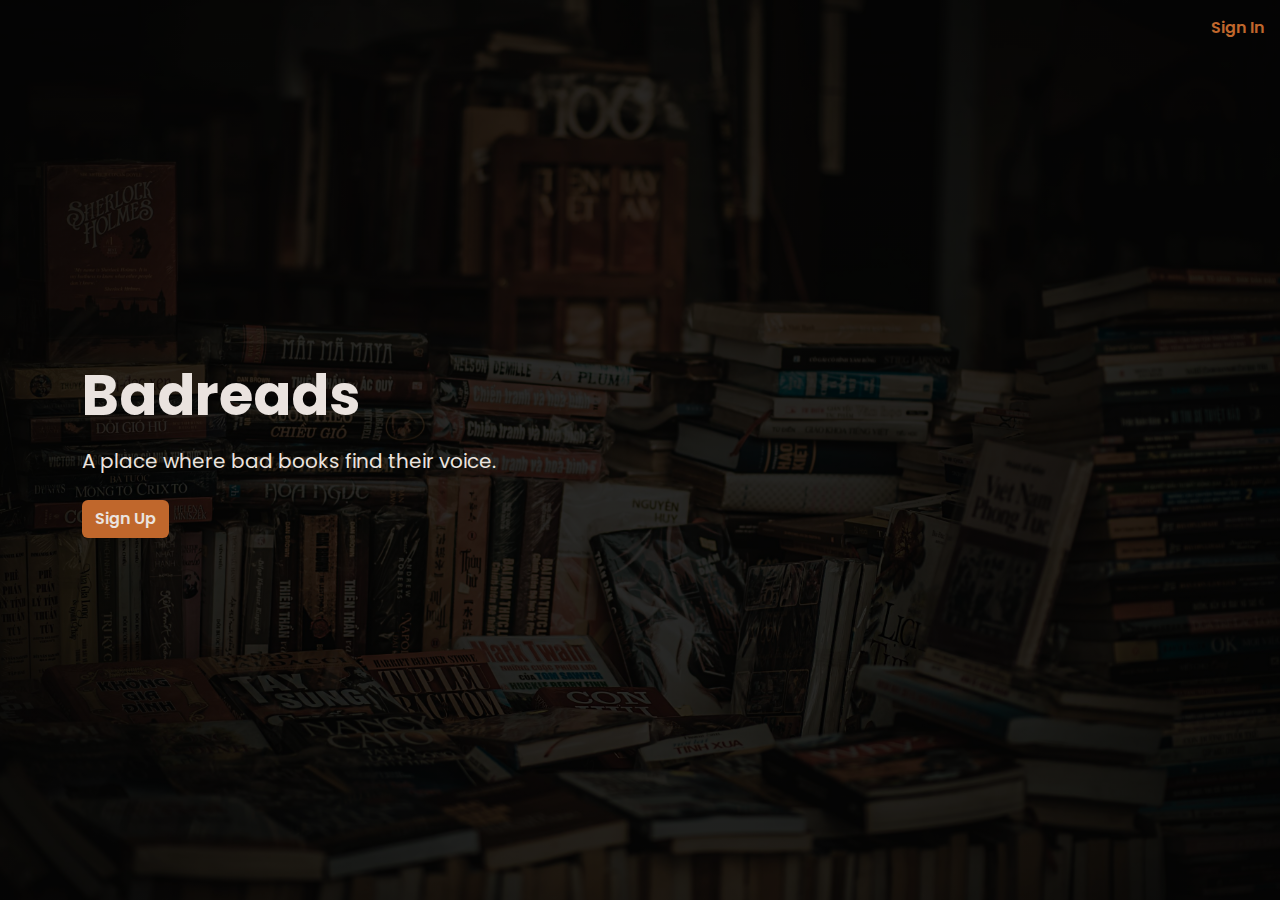
<file: index.html>
<!DOCTYPE html>
<html lang="en">

<head>
  <meta charset="UTF-8">
  <meta name="viewport" content="width=device-width, initial-scale=1.0">

  <link href="https://cdn.jsdelivr.net/npm/bootstrap@5.3.2/dist/css/bootstrap.min.css" rel="stylesheet">
  <link href="https://fonts.googleapis.com/css2?family=Poppins:wght@400;600&display=swap" rel="stylesheet">
  <title>Badreads</title>

  <style>
    .bg-b0 {
      background-color: #eae3df !important;
    }

    .bg-b1 {
      background-color: #C0672C !important;
    }

    .bg-b2 {
      background-color: #965F3B !important;
    }

    .bg-b3 {
      background-color: #EB660E !important;
    }

    .bg-b4 {
      background-color: #6B4F3C !important;
    }

    .bg-b5 {
      background-color: #41362F !important;
    }

    .bg-b6 {
      background-color: #33302E !important;
    }


    .text-b0 {
      color: #eae3df !important;
    }

    .text-b1 {
      color: #C0672C !important;
    }

    .text-b2 {
      color: #965F3B !important;
    }

    .text-b3 {
      color: #EB660E !important;
    }

    .text-b4 {
      color: #6B4F3C !important;
    }

    .text-b5 {
      color: #41362F !important;
    }

    .text-b6 {
      color: #33302E !important;
    }

    body {
      font-family: 'Poppins', system-ui, sans-serif;
      height: 100vh;
      margin: 0;
      position: relative;
      background: url('images/books2.jpg') no-repeat center center fixed;
      background-size: cover;
      color: white;
    }

    .vignette {
      position: absolute;
      top: 0;
      left: 0;
      right: 0;
      bottom: 0;
      background: radial-gradient(circle, rgba(0, 0, 0, 0.8) 0%, rgba(0, 0, 0, 0.8) 70%);
      z-index: 1;
    }

    .signin-link {
      position: absolute;
      top: 1rem;
      right: 1rem;
      text-decoration: none;
      z-index: 10;
    }

    .btn-hover:hover {
      background-color: #33302E !important;
      color: #C0672C !important;
    }

    .btn-sign-in-hover:hover {
      color: #C0672C !important;
    }
  </style>
</head>

<body class="min-vh-100 d-flex justify-content-center align-items-center">

  <div class="position-absolute top-0 start-0 w-100 h-100">
    <img src="../images/books2.jpg" class="w-100 h-100 object-fit-cover" alt="Books background">
    <div class="vignette w-100 h-100"></div>
    <a href="signin.html" class="signin-link text-b1 fw-semibold btn-sign-in-hover">Sign In</a>
  </div>

  <div class="container text-center text-md-start position-relative z-3">
    <h1 class="display-4 mb-3 text-b0 fw-bold">Badreads</h1>
    <p class="fs-5 mb-4 text-b0">A place where bad books find their voice.</p>
    <a href="signup.html" class="btn bg-b1 text-b0 fw-semibold btn-hover">Sign Up</a>
  </div>

</body>

</html>
</file>
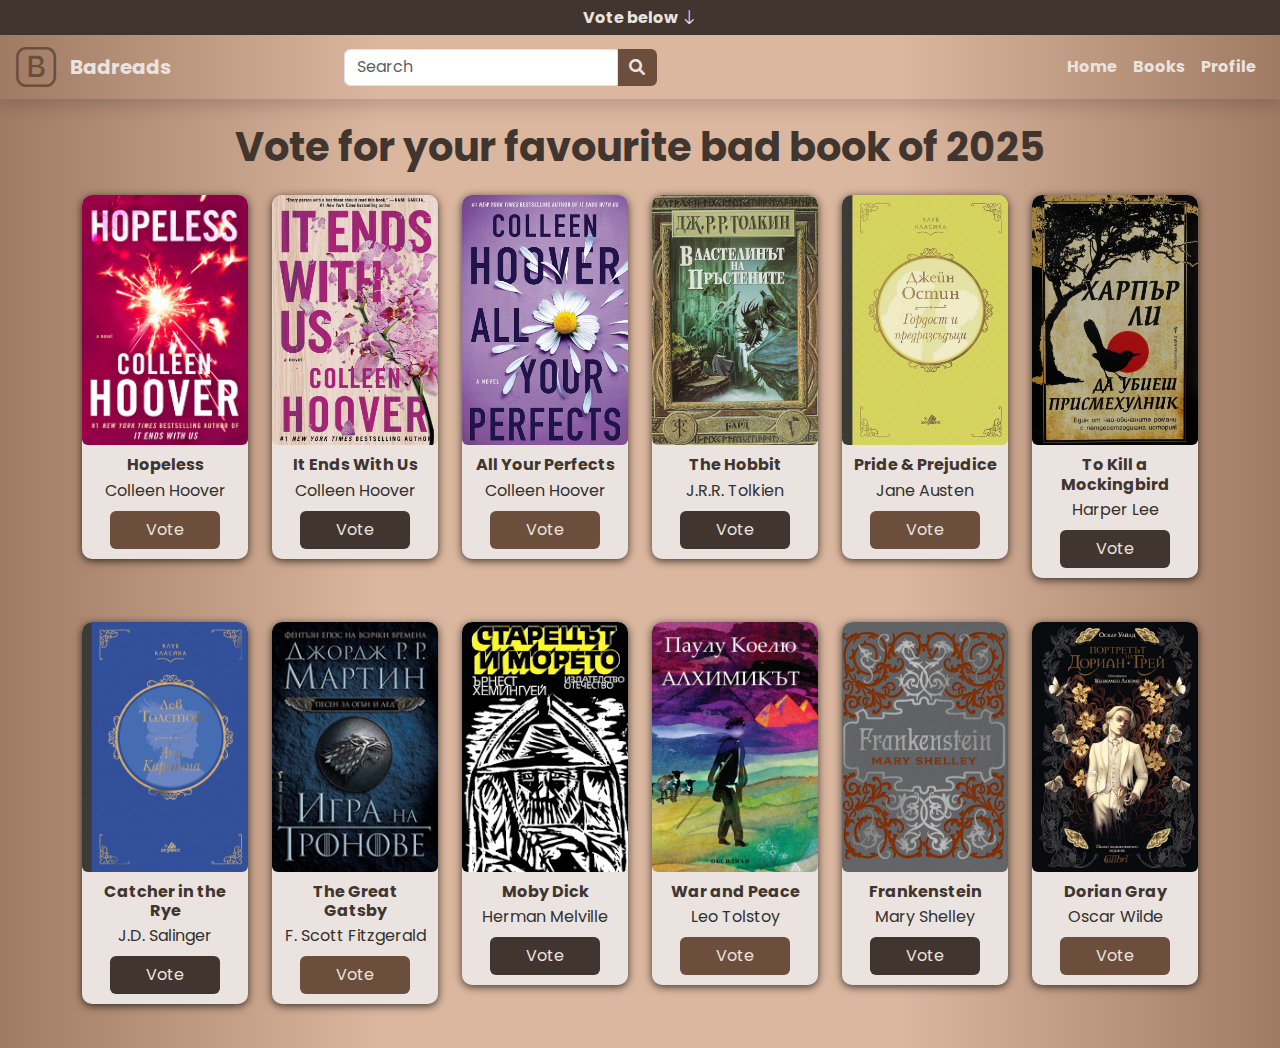
<file: books.html>
<!DOCTYPE html>
<html lang="en">

<head>
    <meta charset="UTF-8">
    <meta name="viewport" content="width=device-width, initial-scale=1.0">
    <title>Books - Badreads</title>

    <link href="https://cdn.jsdelivr.net/npm/bootstrap@5.3.2/dist/css/bootstrap.min.css" rel="stylesheet">
    <link href="https://fonts.googleapis.com/css2?family=Poppins:wght@400;600&display=swap" rel="stylesheet">
    <link rel="stylesheet" href="https://cdnjs.cloudflare.com/ajax/libs/font-awesome/6.0.0-beta3/css/all.min.css">
    <link rel="stylesheet" href="https://cdn.jsdelivr.net/npm/bootstrap-icons@1.11.3/font/bootstrap-icons.css">

    <style>
        .bg-b0 {
            background-color: #eae3df
        }

        .bg-b1 {
            background-color: #C0672C
        }

        .bg-b2 {
            background-color: #965F3B
        }

        .bg-b3 {
            background-color: #EB660E
        }

        .bg-b4 {
            background-color: #6B4F3C
        }

        .bg-b5 {
            background-color: #41362F
        }

        .bg-b6 {
            background-color: #33302E
        }

        .text-b0 {
            color: #eae3df
        }

        .text-b1 {
            color: #C0672C
        }

        .text-b2 {
            color: #965F3B
        }

        .text-b3 {
            color: #EB660E
        }

        .text-b4 {
            color: #6B4F3C
        }

        .text-b5 {
            color: #41362F
        }

        .text-b6 {
            color: #33302E
        }

        body {
            font-family: 'Poppins', sans-serif;
            background: linear-gradient(90deg, #a07b63 0%, #dbb79f 30%, #dbb79f 70%, #a07b63 100%);
            min-height: 100vh;
        }

        nav.navbargore {
            height: 35px !important;
            font-size: 1rem;
        }

        .navbar {
            background: linear-gradient(90deg, #a07b63 0%, #dbb79f 30%, #dbb79f 70%, #a07b63 100%);
            padding-top: 0.70rem !important;
            padding-bottom: 0.70rem !important;
            min-height: 48px !important;
        }

        .navbar-brand img {
            height: 30px !important;
        }

        .navbar-brand {
            display: flex !important;
            align-items: center !important;
            gap: 6px;
        }

        .navbar-brand i {
            display: flex !important;
            align-items: center !important;
            height: 32px;
            margin-bottom: 0 !important;
            line-height: 1 !important;
        }

        .navbar-toggler {
            padding: 2px 6px !important;
        }

        .input-group {
            height: 37px;
        }

        .input-group .form-control {
            padding-top: 2px;
            padding-bottom: 2px;
        }

        .card-book {
            text-align: center;
            background-color: #eae3df;
            border-radius: 10px;
            overflow: hidden;
            box-shadow: 0 2px 8px rgba(0, 0, 0, 0.7);
            margin-bottom: 20px;
        }

        .card-book img {
            width: 100%;
            height: 250px;
            object-fit: cover;
            border-radius: 6px;
        }


        .card-book .card-body {
            padding: 10px;
        }

        .btn-vote {
            background-color: #41362F;
            color: #eae3df;
            border: none;
            width: 100%;
            transition: all 0.2s ease;
        }

        .btn-vote:hover {
            background-color: #6B4F3C;
            color: #eae3df;
        }

        .custom-btn:hover {
            box-shadow: 0 0 0 2px #41362F;
            color: #41362F;
        }

        .btn-b3 {
            background-color: #6B4F3C !important;
            color: #eae3df !important;
            border: none;
        }

        .btn-b3:hover {
            background-color: #41362F !important;
            color: #eae3df !important;
        }

        .search-input {
            color: #41362F !important;
        }

        .input-group-text.search {
            border: none !important;
        }

        .footer {
            background: linear-gradient(90deg, #a07b63 0%, #dbb79f 30%, #dbb79f 70%, #a07b63 100%);
        }
    </style>
</head>

<body>
    <nav class="navbargore bg-b5 d-flex justify-content-center align-items-center">
        <span class="text-b0 fw-bold w-100 text-center">Vote below <i class="bi bi-arrow-down"></i></span>
    </nav>

    <nav class="navbar navbar-expand-lg navbar-dark bg-b5 px-3 shadow">
        <a class="navbar-brand d-flex align-items-center" href="home.html">
            <i class="bi bi-bootstrap fs-1 text-b4 me-2"></i>
            <span class="text-b0 fw-bold">Badreads</span>
        </a>

        <form class="flex-grow-1 d-flex justify-content-center" role="search">
            <div class="d-flex align-items-center flex-column w-100">

                <div class="input-group d-none d-sm-flex w-50">
                    <input class="form-control search-input text-b5" type="search" placeholder="Search"
                        aria-label="Search">
                    <span class="input-group-text bg-b4 search">
                        <i class="fas fa-search text-b0"></i>
                    </span>
                </div>

                <button class="btn btn-b3 d-flex d-sm-none mb-1" type="button" data-bs-toggle="collapse"
                    data-bs-target="#mobileSearch" aria-expanded="false" aria-controls="mobileSearch">
                    <i class="fas fa-search text-b0"></i>
                </button>

                <div class="collapse w-75" id="mobileSearch">
                    <input class="form-control mt-2" type="search" placeholder="Search" aria-label="Search">
                </div>

            </div>
        </form>

        <button class="navbar-toggler d-lg-none" type="button" data-bs-toggle="offcanvas" data-bs-target="#mobileMenu">
            <span class="navbar-toggler-icon"></span>
        </button>

        <div class="collapse navbar-collapse justify-content-end d-none d-lg-flex">
            <ul class="navbar-nav">
                <li class="nav-item"><a class="nav-link text-b0 fw-bold" href="home.html">Home</a></li>
                <li class="nav-item"><a class="nav-link text-b0 fw-bold" href="books.html">Books</a></li>
                <li class="nav-item"><a class="nav-link text-b0 fw-bold" href="profile.html">Profile</a></li>
            </ul>
        </div>

    </nav>

    <div class="offcanvas offcanvas-end bg-b5 text-b0" tabindex="-1" id="mobileMenu">
        <div class="offcanvas-header">
            <h5 class="offcanvas-title">Menu</h5>
            <button type="button" class="btn-close btn-close-white" data-bs-dismiss="offcanvas"></button>
        </div>

        <div class="offcanvas-body">
            <ul class="navbar-nav">
                <li class="nav-item"><a class="nav-link text-b0 fw-bold" href="home.html">Home</a></li>
                <li class="nav-item"><a class="nav-link text-b0 fw-bold" href="books.html">Books</a></li>
                <li class="nav-item"><a class="nav-link text-b0 fw-bold" href="profile.html">Profile</a></li>
            </ul>
        </div>
    </div>

    <div class="container-xl py-4">
        <h2 class="text-b5 fs-1 fw-bold mb-4 text-center">Vote for your favourite bad book of 2025</h2>

        <div class="row g-4 justify-content-center">

            <div class="col-6 col-md-4 col-lg-3 col-xl-2">
                <div class="card-book text-center">
                    <img src="images/hopeless-9781476743554_hr.jpg" alt="hopeless">
                    <div class="card-body">
                        <h6 class="fw-bold text-b5 mb-1">Hopeless</h6>
                        <p class="text-b6 mb-2">Colleen Hoover</p>
                        <button class="btn bg-b4 text-b0 w-75 custom-btn">Vote</button>
                    </div>
                </div>
            </div>

            <div class="col-6 col-md-4 col-lg-3 col-xl-2">
                <div class="card-book text-center">
                    <img src="images/27362503.jpg" alt="It Ends With Us">
                    <div class="card-body">
                        <h6 class="fw-bold text-b5 mb-1">It Ends With Us</h6>
                        <p class="text-b6 mb-2">Colleen Hoover</p>
                        <button class="btn bg-b5 text-b0 w-75 custom-btn">Vote</button>
                    </div>
                </div>
            </div>

            <div class="col-6 col-md-4 col-lg-3 col-xl-2">
                <div class="card-book text-center">
                    <img src="images/71L5vWJf6JL._AC_UF1000,1000_QL80_.jpg" alt="All Your Perfects">
                    <div class="card-body">
                        <h6 class="fw-bold text-b5 mb-1">All Your Perfects</h6>
                        <p class="text-b6 mb-2">Colleen Hoover</p>
                        <button class="btn bg-b4 text-b0 w-75 custom-btn">Vote</button>
                    </div>
                </div>
            </div>

            <div class="col-6 col-md-4 col-lg-3 col-xl-2">
                <div class="card-book text-center">
                    <img src="images/vp.jpg" alt="The Hobbit">
                    <div class="card-body">
                        <h6 class="fw-bold text-b5 mb-1">The Hobbit</h6>
                        <p class="text-b6 mb-2">J.R.R. Tolkien</p>
                        <button class="btn bg-b5 text-b0 w-75 custom-btn">Vote</button>
                    </div>
                </div>
            </div>

            <div class="col-6 col-md-4 col-lg-3 col-xl-2">
                <div class="card-book text-center">
                    <img src="images/gp.jpg" alt="Pride and Prejudice">
                    <div class="card-body">
                        <h6 class="fw-bold text-b5 mb-1">Pride & Prejudice</h6>
                        <p class="text-b6 mb-2">Jane Austen</p>
                        <button class="btn bg-b4 text-b0 w-75 custom-btn">Vote</button>
                    </div>
                </div>
            </div>

            <div class="col-6 col-md-4 col-lg-3 col-xl-2">
                <div class="card-book text-center">
                    <img src="images/ubiesh.jpg" alt="Mockingbird">
                    <div class="card-body">
                        <h6 class="fw-bold text-b5 mb-1">To Kill a Mockingbird</h6>
                        <p class="text-b6 mb-2">Harper Lee</p>
                        <button class="btn bg-b5 text-b0 w-75 custom-btn">Vote</button>
                    </div>
                </div>
            </div>

            <div class="col-6 col-md-4 col-lg-3 col-xl-2">
                <div class="card-book text-center">
                    <img src="images/ak.jpg" alt="Catcher">
                    <div class="card-body">
                        <h6 class="fw-bold text-b5 mb-1">Catcher in the Rye</h6>
                        <p class="text-b6 mb-2">J.D. Salinger</p>
                        <button class="btn bg-b5 text-b0 w-75 custom-btn">Vote</button>
                    </div>
                </div>
            </div>

            <div class="col-6 col-md-4 col-lg-3 col-xl-2">
                <div class="card-book text-center">
                    <img src="images/it.jpg" alt="Gatsby">
                    <div class="card-body">
                        <h6 class="fw-bold text-b5 mb-1">The Great Gatsby</h6>
                        <p class="text-b6 mb-2">F. Scott Fitzgerald</p>
                        <button class="btn bg-b4 text-b0 w-75 custom-btn">Vote</button>
                    </div>
                </div>
            </div>

            <div class="col-6 col-md-4 col-lg-3 col-xl-2">
                <div class="card-book text-center">
                    <img src="images/sm.png" alt="Moby Dick">
                    <div class="card-body">
                        <h6 class="fw-bold text-b5 mb-1">Moby Dick</h6>
                        <p class="text-b6 mb-2">Herman Melville</p>
                        <button class="btn bg-b5 text-b0 w-75 custom-btn">Vote</button>
                    </div>
                </div>
            </div>

            <div class="col-6 col-md-4 col-lg-3 col-xl-2">
                <div class="card-book text-center">
                    <img src="images/al.jpg" alt="War and Peace">
                    <div class="card-body">
                        <h6 class="fw-bold text-b5 mb-1">War and Peace</h6>
                        <p class="text-b6 mb-2">Leo Tolstoy</p>
                        <button class="btn bg-b4 text-b0 w-75 custom-btn">Vote</button>
                    </div>
                </div>
            </div>

            <div class="col-6 col-md-4 col-lg-3 col-xl-2">
                <div class="card-book text-center">
                    <img src="images/fr.jpg" alt="Frankenstein">
                    <div class="card-body">
                        <h6 class="fw-bold text-b5 mb-1">Frankenstein</h6>
                        <p class="text-b6 mb-2">Mary Shelley</p>
                        <button class="btn bg-b5 text-b0 w-75 custom-btn">Vote</button>
                    </div>
                </div>
            </div>

            <div class="col-6 col-md-4 col-lg-3 col-xl-2">
                <div class="card-book text-center">
                    <img src="images/dg.jpg" alt="Dorian Gray">
                    <div class="card-body">
                        <h6 class="fw-bold text-b5 mb-1">Dorian Gray</h6>
                        <p class="text-b6 mb-2">Oscar Wilde</p>
                        <button class="btn bg-b4 text-b0 w-75 custom-btn">Vote</button>
                    </div>
                </div>
            </div>

        </div>
    </div>

    <script src="https://cdn.jsdelivr.net/npm/bootstrap@5.3.2/dist/js/bootstrap.bundle.min.js"></script>
</body>

</html>
</file>
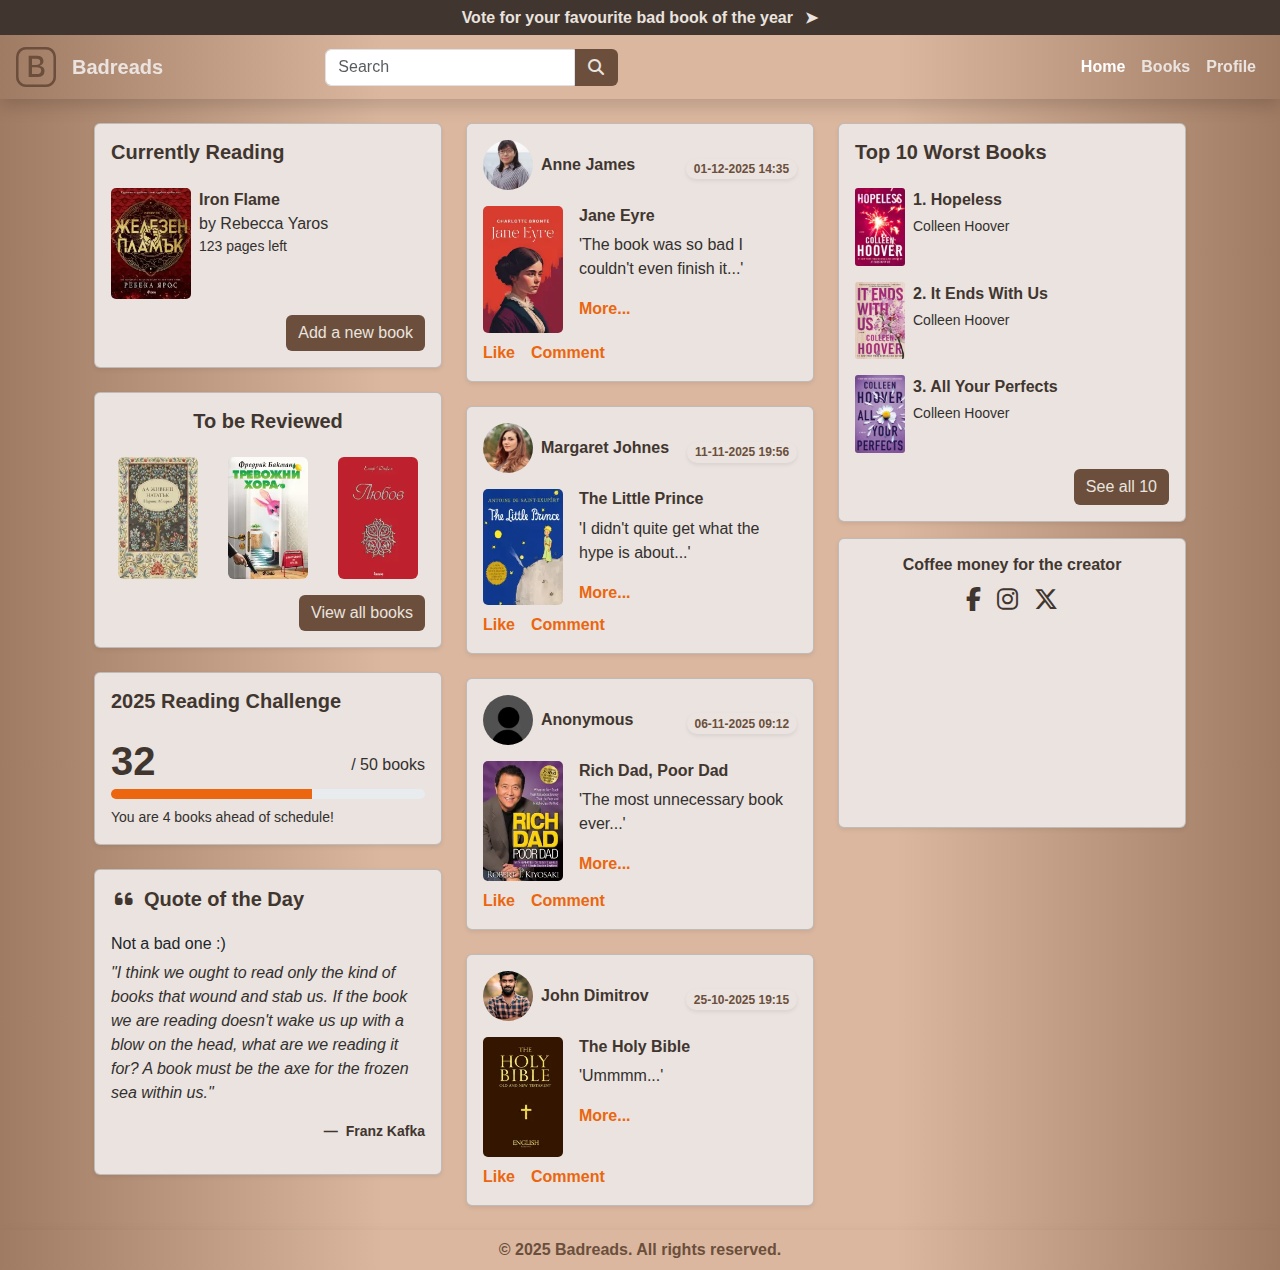
<file: home.html>
<!DOCTYPE html>
<html lang="en">

<head>
  <meta charset="UTF-8">
  <meta name="viewport" content="width=device-width, initial-scale=1.0">
  <title>Badreads</title>

  <link rel="stylesheet" href="https://cdn.jsdelivr.net/npm/bootstrap@5.3.2/dist/css/bootstrap.min.css" media="print"
    onload="this.media='all'">
  <noscript>
    <link rel="stylesheet" href="https://cdn.jsdelivr.net/npm/bootstrap@5.3.2/dist/css/bootstrap.min.css">
  </noscript>
  <link rel="preconnect" href="https://fonts.gstatic.com" crossorigin>
  <noscript>
    <link href="https://fonts.googleapis.com/css2?family=Poppins:wght@400;700&display=swap" rel="stylesheet">
  </noscript>
  <link rel="stylesheet" href="https://cdnjs.cloudflare.com/ajax/libs/font-awesome/6.5.1/css/all.min.css" media="print"
    onload="this.media='all'">
  <noscript>
    <link rel="stylesheet" href="https://cdnjs.cloudflare.com/ajax/libs/font-awesome/6.5.1/css/all.min.css">
  </noscript>
  <link rel="stylesheet" href="https://cdn.jsdelivr.net/npm/bootstrap-icons@1.11.3/font/bootstrap-icons.css"
    media="print" onload="this.media='all'">
  <noscript>
    <link rel="stylesheet" href="https://cdn.jsdelivr.net/npm/bootstrap-icons@1.11.3/font/bootstrap-icons.css">
  </noscript>

  <meta name="description" content="Badreads - a place where bad books find their voice.">

  <style>
    .card-title {
      min-height: 2rem;
    }

    .bi,
    .fas {
      display: inline-block;
      min-width: 1.25em;
      min-height: 1.25em;
      line-height: 1.25em;
      text-align: center;
    }

    .btn .bi,
    .btn .fas {
      vertical-align: middle;
    }

    body {
      background: linear-gradient(90deg, #a07b63 0%, #dbb79f 30%, #dbb79f 70%, #a07b63 100%);
      min-height: 100vh;
      font-family: "Poppins", sans-serif;
      line-height: 1.5;
    }

    .bg-b0 {
      background-color: #eae3df;
    }

    .bg-b1 {
      background-color: #C0672C;
    }

    .bg-b2 {
      background-color: #965F3B;
    }

    .bg-b3 {
      background-color: #EB660E;
    }

    .bg-b4 {
      background-color: #6B4F3C;
    }

    .bg-b5 {
      background-color: #41362F;
    }

    .bg-b6 {
      background-color: #33302E;
    }

    .text-b0 {
      color: #eae3df;
    }

    .text-b1 {
      color: #C0672C;
    }

    .text-b2 {
      color: #965F3B;
    }

    .text-b3 {
      color: #EB660E;
    }

    .text-b4 {
      color: #6B4F3C;
    }

    .text-b5 {
      color: #41362F;
    }

    .text-b6 {
      color: #33302E;
    }

    .logo-img {
      height: 50px;
      width: auto;
    }

    .profile-img {
      width: 50px;
      height: 50px;
      object-fit: cover;
    }

    .bell-icon {
      width: 24px;
      height: 24px;
    }

    nav.navbargore {
      height: 35px !important;
      font-size: 1rem;
      position: sticky;
      top: 0;
      z-index: 1030;
    }

    .navbar {
      background: linear-gradient(90deg, #a07b63 0%, #dbb79f 30%, #dbb79f 70%, #a07b63 100%);
      padding-top: 0.7rem !important;
      padding-bottom: 0.7rem !important;
      min-height: 48px !important;
      height: 64px !important;
      position: sticky;
      top: 35px;
      z-index: 1029;
    }

    .navbar-brand {
      display: flex !important;
      align-items: center !important;
      gap: 6px;
    }

    .navbar-brand img {
      height: 30px !important;
    }

    .navbar-brand i {
      display: flex !important;
      align-items: center !important;
      height: 32px;
      line-height: 1;
      margin: 0 !important;
    }

    .navbar-toggler {
      padding: 2px 6px !important;
    }

    .input-group {
      height: 37px;
    }

    .input-group .form-control {
      padding-top: 2px;
      padding-bottom: 2px;
    }

    .search-input {
      color: #41362F !important;
    }

    .input-group-text.search {
      border: none !important;
    }

    .btn-b3 {
      background-color: #6B4F3C !important;
      color: #eae3df !important;
      border: none;
    }

    .btn-b3:hover {
      background-color: #41362F !important;
      color: #eae3df !important;
    }

    .text-b3.fw-bold:hover {
      cursor: pointer;
    }

    .map-container {
      position: relative;
      width: 100%;
      padding-bottom: 56.25%;
      overflow: hidden;
      border-radius: 5px;
    }

    .map-container iframe {
      position: absolute;
      inset: 0;
      width: 100%;
      height: 100%;
      border: 0;
    }

    .footer {
      background: linear-gradient(90deg, #a07b63 0%, #dbb79f 30%, #dbb79f 70%, #a07b63 100%);
    }
  </style>

</head>

<body class="bg-b0 text-b5 d-flex flex-column min-vh-100">

  <nav class="navbargore bg-b5 d-flex justify-content-center align-items-center">
    <span class="text-b0 fw-bold w-100 text-center">Vote for your favourite bad book of the year
      <a href="books.html" class="text-b0 text-decoration-none ms-2"> &#10148; </a></span>
  </nav>

  <nav class="navbar navbar-expand-lg navbar-dark bg-b5 px-3 shadow">
    <a class="navbar-brand d-flex align-items-center" href="home.html">
      <i class="bi bi-bootstrap fs-1 text-b4"></i>
      <span class="text-b0 fw-bold">Badreads</span>

    </a>

    <form class="flex-grow-1 d-flex justify-content-center" role="search">
      <div class="d-flex align-items-center flex-column w-100">

        <div class="input-group d-none d-sm-flex w-50">
          <input class="form-control search-input text-b5" type="search" placeholder="Search" aria-label="Search">
          <span class="input-group-text bg-b4 search">
            <i class="fas fa-search text-b0"></i>
          </span>
        </div>

        <button class="btn btn-b3 d-flex d-sm-none mb-1" type="button" data-bs-toggle="collapse"
          data-bs-target="#mobileSearch" aria-expanded="false" aria-controls="mobileSearch"
          aria-label="Показване/скриване на мобилно търсене"> <i class="bi bi-search"></i>

        </button>

        <div class="collapse w-75" id="mobileSearch">
          <input class="form-control mt-2" type="search" placeholder="Search" aria-label="Search">
        </div>

      </div>
    </form>

    <button class="navbar-toggler d-lg-none" type="button" data-bs-toggle="offcanvas" data-bs-target="#mobileMenu"
      aria-label="Превключване на навигацията"> <span class="navbar-toggler-icon"></span> </button>

    <div class="collapse navbar-collapse justify-content-end d-none d-lg-flex">
      <ul class="navbar-nav">
        <li class="nav-item"><a class="nav-link text-b0 fw-bold active" href="home.html">Home</a></li>
        <li class="nav-item"><a class="nav-link text-b0 fw-bold" href="books.html">Books</a></li>
        <li class="nav-item"><a class="nav-link text-b0 fw-bold" href="profile.html">Profile</a></li>
      </ul>
    </div>

  </nav>

  <div class="offcanvas offcanvas-end bg-b5 text-b0" tabindex="-1" id="mobileMenu">
    <div class="offcanvas-header">
      <h5 class="offcanvas-title">Menu</h5>
      <button type="button" class="btn-close btn-close-white" data-bs-dismiss="offcanvas"></button>
    </div>

    <div class="offcanvas-body">
      <ul class="navbar-nav">
        <li class="nav-item"><a class="nav-link text-b0 fw-bold active" href="home.html">Home</a></li>
        <li class="nav-item"><a class="nav-link text-b0 fw-bold" href="books.html">Books</a></li>
        <li class="nav-item"><a class="nav-link text-b0 fw-bold" href="profile.html">Profile</a></li>
      </ul>
    </div>
  </div>

  <div class="container px-4 mt-4 flex-grow-1 mb-4">
    <div class="row g-4">

      <div class="col-12 col-md-6 col-lg-4 d-flex flex-column gap-4">

        <div class="card bg-b0 shadow-sm">
          <div class="card-body">
            <h5 class="card-title text-b5 fw-bold mb-3">Currently Reading</h5>
            <div class="d-flex flex-column gap-2" id="book-list">
              <div class="d-flex gap-2 align-items-top">
                <img src="images/ironflame.webp" alt="Book 1" class="img-fluid" style="width:80px; border-radius:5px;">
                <div>
                  <p class="mb-0 fw-bold text-b5">Iron Flame</p>
                  <p class="mb-0 text-b6">by Rebecca Yaros</p>
                  <p class="mb-0 text-b6 small">123 pages left</p>
                </div>
              </div>
            </div>
            <div class="text-end">
              <a href="#" class="btn btn-b3 mt-3">Add a new book</a>
            </div>
          </div>
        </div>

        <div class="card bg-b0 shadow-sm">
          <div class="card-body text-center">
            <h5 class="card-title text-b5 fw-bold mb-3">To be Reviewed</h5>

            <div class="row g-3 justify-content-center">
              <div class="col-4 d-flex justify-content-center">
                <img src="images/narine.webp" alt="Book" class="img-fluid rounded" width="80">
              </div>

              <div class="col-4 d-flex justify-content-center">
                <img src="images/worriedpeople.webp" alt="Book" class="img-fluid rounded" width="80">
              </div>

              <div class="col-4 d-flex justify-content-center">
                <img src="images/love.webp" alt="Book" class="img-fluid rounded" width="80">
              </div>
            </div>

            <div class="text-end">
              <a href="#" class="btn btn-b3 mt-3">View all books</a>
            </div>
          </div>
        </div>

        <div class="card bg-b0 shadow-sm">
          <div class="card-body">
            <h5 class="card-title text-b5 fw-bold mb-3">2025 Reading Challenge</h5>

            <div class="d-flex justify-content-between align-items-end mb-1">
              <span class="fw-bold text-b5 display-6">32</span>
              <span class="text-b6 mb-2">/ 50 books</span>
            </div>

            <div class="progress" style="height: 10px;">
              <div class="progress-bar bg-b3" role="progressbar" style="width: 64%;" aria-valuenow="64"
                aria-valuemin="0" aria-valuemax="100" aria-label="Среден рейтинг на книгата"> </div>
            </div>

            <p class="text-b6 small mt-2 mb-0">You are 4 books ahead of schedule!</p>
          </div>
        </div>

        <div class="card bg-b0 shadow-sm">
          <div class="card-body">
            <h5 class="card-title text-b5 fw-bold mb-3"><i class="fas fa-quote-left me-2"></i>Quote of the Day</h5>
            <h1 class="fs-6">Not a bad one :)</h1>
            <figure class="mb-0">
              <blockquote class="blockquote">
                <p class="text-b6 fst-italic fs-6">"I think we ought to read only the kind of books that wound and stab
                  us. If the book we are reading doesn't wake us up with a blow on the head, what are we reading it for?
                  A book must be the axe for the frozen sea within us."</p>
              </blockquote>
              <figcaption class="blockquote-footer text-end mt-2 text-b5 fw-bold">
                Franz Kafka
              </figcaption>
            </figure>
          </div>
        </div>

      </div>

      <div class="col-12 col-md-6 col-lg-4 d-flex flex-column gap-4">

        <div class="card bg-b0 shadow-sm p-3">
          <div class="d-flex align-items-center justify-content-between mb-2">
            <div class="d-flex align-items-center mb-2">
              <img src="images/womanreview1.webp" class="rounded-circle me-2 profile-img img-fluid"
                alt="Profile picture of Anne James">
              <span class="fw-bold text-b5">Anne James</span>
            </div>
            <span class="badge text-b4 shadow-sm rounded-pill">
              01-12-2025 14:35
            </span>
          </div>
          <div class="d-flex gap-3">
            <img src="images/janeeyre.webp" class="img-fluid" style="width:80px; border-radius:5px;"
              alt="Anne's Book Cover">
            <div>
              <p class="h6 fw-bold text-b5">Jane Eyre</p>
              <p class="text-b6">'The book was so bad I couldn't even finish it...'</p>
              <a href="#" class="text-b3 fw-bold text-decoration-none">More...</a>
            </div>
          </div>
          <div class="d-flex gap-3 mt-2">
            <a href="#" class="text-b3 fw-bold text-decoration-none">Like</a>
            <a href="#" class="text-b3 fw-bold text-decoration-none">Comment</a>
          </div>
        </div>

        <div class="card bg-b0 shadow-sm p-3">
          <div class="d-flex align-items-center justify-content-between mb-2">
            <div class="d-flex align-items-center mb-2">
              <img src="images/womanreview2.webp" class="rounded-circle me-2 profile-img img-fluid"
                alt="Profile picture of Margaret Johnes">
              <span class="fw-bold text-b5">Margaret Johnes</span>
            </div>
            <span class="badge text-b4 shadow-sm rounded-pill">
              11-11-2025 19:56
            </span>
          </div>
          <div class="d-flex gap-3">
            <img src="images/thelittleprince.webp" class="img-fluid" style="width:80px; border-radius:5px;"
              alt="Margaret's Book Cover">
            <div>
              <p class="h6 fw-bold text-b5">The Little Prince</p>
              <p class="text-b6">'I didn't quite get what the hype is about...'</p>
              <a href="#" class="text-b3 fw-bold text-decoration-none">More...</a>
            </div>
          </div>
          <div class="d-flex gap-3 mt-2">
            <a href="#" class="text-b3 fw-bold text-decoration-none">Like</a>
            <a href="#" class="text-b3 fw-bold text-decoration-none">Comment</a>
          </div>

        </div>

        <div class="card bg-b0 shadow-sm p-3">
          <div class="d-flex align-items-center justify-content-between mb-2">
            <div class="d-flex align-items-center mb-2">
              <img src="images/anonymousreview3.webp" class="rounded-circle me-2 profile-img img-fluid"
                alt="Profile picture of Anonymous">
              <span class="fw-bold text-b5">Anonymous</span>
            </div>
            <span class="badge text-b4 shadow-sm rounded-pill">
              06-11-2025 09:12
            </span>
          </div>
          <div class="d-flex gap-3">
            <img src="images/richdad.webp" class="img-fluid" style="width:80px; border-radius:5px;"
              alt="Anonymous's Book Cover">
            <div>
              <p class="h6 fw-bold text-b5">Rich Dad, Poor Dad</p>
              <p class="text-b6">'The most unnecessary book ever...'</p>
              <a href="#" class="text-b3 fw-bold text-decoration-none">More...</a>
            </div>
          </div>
          <div class="d-flex gap-3 mt-2">
            <a href="#" class="text-b3 fw-bold text-decoration-none">Like</a>
            <a href="#" class="text-b3 fw-bold text-decoration-none">Comment</a>
          </div>
        </div>

        <div class="card bg-b0 shadow-sm p-3">
          <div class="d-flex align-items-center justify-content-between mb-2">
            <div class="d-flex align-items-center mb-2">
              <img src="images/manreview4.webp" class="rounded-circle me-2 profile-img img-fluid"
                alt="Profile picture of John Dimitrov">
              <span class="fw-bold text-b5">John Dimitrov</span>
            </div>
            <span class="badge text-b4 shadow-sm rounded-pill">
              25-10-2025 19:15
            </span>
          </div>
          <div class="d-flex gap-3">
            <img src="images/bible.webp" class="img-fluid" style="width:80px; border-radius:5px;"
              alt="John's Book Cover">
            <div>
              <p class="h6 fw-bold text-b5">The Holy Bible</p>
              <p class="text-b6">'Ummmm...'</p>
              <a href="#" class="text-b3 fw-bold text-decoration-none">More...</a>
            </div>
          </div>
          <div class="d-flex gap-3 mt-2">
            <a href="#" class="text-b3 fw-bold text-decoration-none">Like</a>
            <a href="#" class="text-b3 fw-bold text-decoration-none">Comment</a>
          </div>
        </div>


      </div>

      <div class="col-12 col-md-12 col-lg-4 d-flex flex-column gap-3">

        <div class="card bg-b0 shadow-sm">
          <div class="card-body">
            <h5 class="card-title text-b5 fw-bold mb-3">Top 10 Worst Books</h5>
            <div class="d-flex flex-column gap-3">
              <div class="d-flex gap-2 align-items-start">
                <img src="images/hopeless.webp" class="img-fluid" style="width:50px; border-radius:3px;"
                  alt="Top 1 Worst Book">
                <div>
                  <p class="mb-1 fw-bold text-b5">1. Hopeless</p>
                  <p class="mb-0 text-b6 small">Colleen Hoover</p>
                </div>
              </div>
              <div class="d-flex gap-2 align-items-start">
                <img src="images/itends.webp" class="img-fluid" style="width:50px; border-radius:3px;"
                  alt="Top 2 Worst Book">
                <div>
                  <p class="mb-1 fw-bold text-b5">2. It Ends With Us</p>
                  <p class="mb-0 text-b6 small">Colleen Hoover</p>
                </div>
              </div>
              <div class="d-flex gap-2 align-items-start">
                <img src="images/allyour.webp" class="img-fluid" style="width:50px; border-radius:3px;"
                  alt="Top 3 Worst Book">
                <div>
                  <p class="mb-1 fw-bold text-b5">3. All Your Perfects</p>
                  <p class="mb-0 text-b6 small">Colleen Hoover</p>
                </div>
              </div>
            </div>
            <div class="text-end">
              <a href="books.html" class="btn btn-b3 mt-3">See all 10</a>
            </div>
          </div>
        </div>

        <div class="card bg-b0 shadow-sm p-3 text-center">
          <h6 class="text-b5 fw-bold mb-2">Coffee money for the creator</h6>
          <div class="d-flex justify-content-center gap-3 mb-3">
            <a href="https://www.facebook.com" class="text-b5 fs-4" aria-label="Следвайте ни във Facebook">
              <i class="fab fa-facebook-f"></i> </a>
            <a href="https://www.instagram.com" class="text-b5 fs-4" aria-label="Следвайте ни в Instagram">
              <i class="fab fa-instagram"></i> </a>
            <a href="https://www.x.com" class="text-b5 fs-4" aria-label="Следвайте ни в X (Twitter)">
              <i class="fab fa-x-twitter"></i> </a>
          </div>
          <div class="map-container">
            <iframe src="https://shorturl.at/OcKpg" allowfullscreen="" loading="lazy"
              referrerpolicy="no-referrer-when-downgrade" title="Местоположение на книжарницата на картата"> </iframe>
          </div>
        </div>

      </div>

    </div>
  </div>

  <footer class="footer bg-b5 text-b4 fw-bold text-center py-2 mt-auto shadow">
    &copy; 2025 Badreads. All rights reserved.
  </footer>

  <script src="https://cdn.jsdelivr.net/npm/bootstrap@5.3.2/dist/js/bootstrap.bundle.min.js" defer></script>
</body>

</html>
</file>
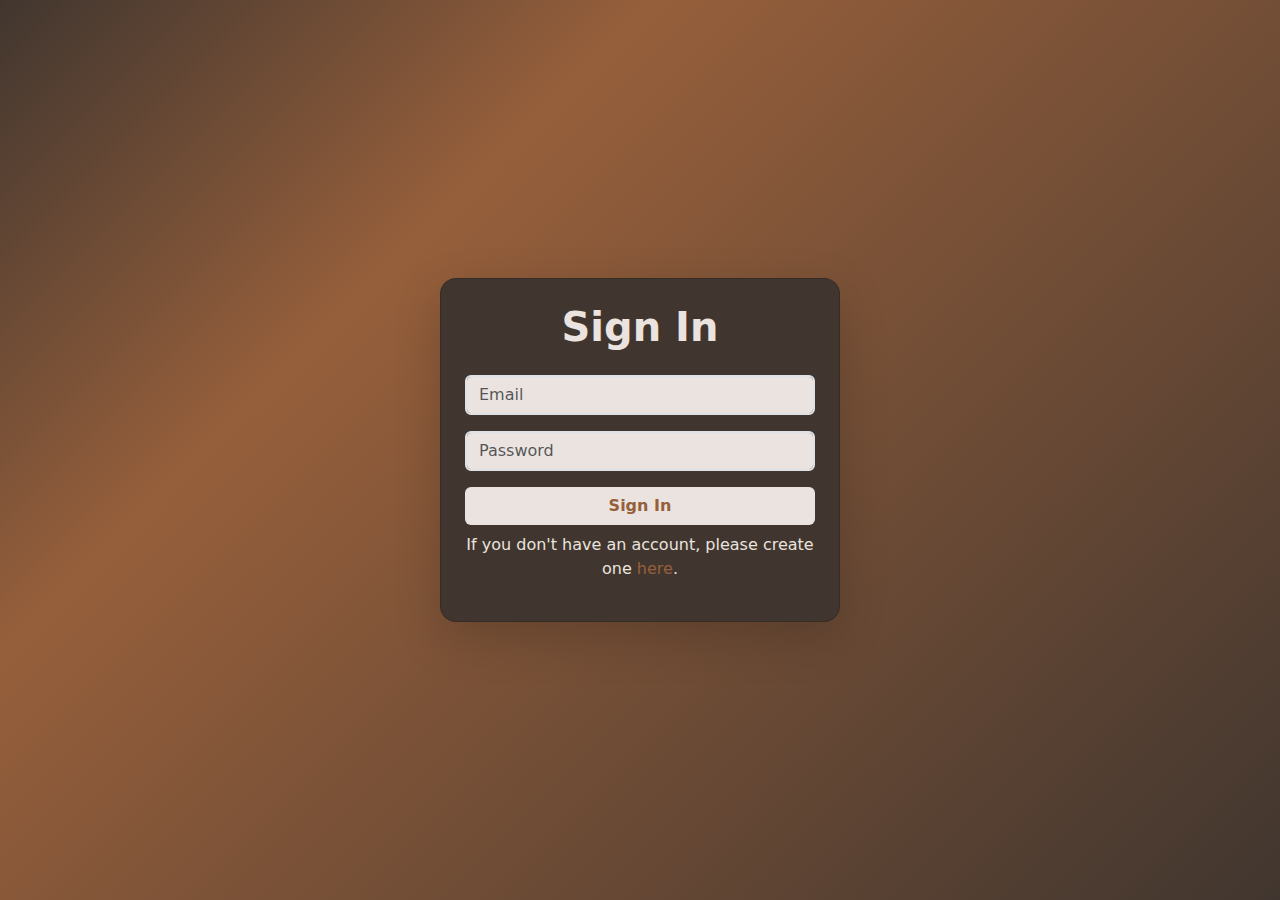
<file: signin.html>
<!DOCTYPE html>
<html lang="en">

<head>
  <meta charset="UTF-8">
  <meta name="viewport" content="width=device-width, initial-scale=1.0">

  <link rel="stylesheet" href="https://cdn.jsdelivr.net/npm/bootstrap@5.3.2/dist/css/bootstrap.min.css" media="print"
    onload="this.media='all'">
  <noscript>
    <link rel="stylesheet" href="https://cdn.jsdelivr.net/npm/bootstrap@5.3.2/dist/css/bootstrap.min.css">
  </noscript>
  <link rel="preconnect" href="https://fonts.googleapis.com/css2?family=Poppins:wght@400;600&display=swap" rel="stylesheet">
  <title>Sign In - Badreads</title>

  <style>
    .bg-b0 {
      background-color: #eae3df !important;
    }

    .bg-b1 {
      background-color: #C0672C !important;
    }

    .bg-b2 {
      background-color: #965F3B !important;
    }

    .bg-b3 {
      background-color: #EB660E !important;
    }

    .bg-b4 {
      background-color: #6B4F3C !important;
    }

    .bg-b5 {
      background-color: #41362F !important;
    }

    .bg-b6 {
      background-color: #33302E !important;
    }

    .text-b0 {
      color: #eae3df !important;
    }

    .text-b1 {
      color: #C0672C !important;
    }

    .text-b2 {
      color: #965F3B !important;
    }

    .text-b3 {
      color: #EB660E !important;
    }

    .text-b4 {
      color: #6B4F3C !important;
    }

    .text-b5 {
      color: #41362F !important;
    }

    .text-b6 {
      color: #33302E !important;
    }

    body {
      font-family: 'Poppins', system-ui, sans-serif;
      min-height: 100vh;
      margin: 0;
      display: flex;
      justify-content: center;
      align-items: center;
      padding: 20px;
      background: linear-gradient(135deg, #41362F 0%, #965F3B 30%, #41362F 100%);
    }

    .form-control-custom {
      background-color: #5d4037;
      color: #eae3df;
      border: 2px solid #965F3B;
    }

    .form-control-custom::placeholder {
      color: #eae3df;
      opacity: 1;
    }

    .form-control-custom:focus {
      border-color: #EB660E;
      box-shadow: 0 0 0 0.25rem rgba(235, 102, 14, 0.25);
    }

    h1 {
      color: #eae3df;
      font-weight: 700;
    }

    #error-message p {
      color: #ff4d4d;
    }

    .btn-b3 {
      background-color: #eae3df !important;
      color: #965F3B !important;
    }

    .btn-b3:hover {
      background-color: #33302E !important;
      color: #eae3df !important;
    }

    .text-b2 {
      text-decoration: none;
    }

    .text-b2:hover {
      color: #33302E !important;
      text-decoration: none;
    }
  </style>
</head>

<body>

  <div class="card bg-b5 p-4 rounded-4 shadow-lg w-100" style="max-width:400px;">
    <h1 class="text-b0 text-center mb-4">Sign In</h1>

    <form id="signinForm" action="/signin" method="POST">
      <input type="text" class="form-control mb-3 rounded bg-b0 text-b6 border-2 border-b2" id="email" name="email"
        placeholder="Email" required>
      <input type="password" class="form-control mb-3 rounded bg-b0 text-b6 border-2 border-b2" id="password"
        name="password" placeholder="Password" required>

      <div id="error-message" class="mb-3" style="display:none;">
        <p>There was an error. Try again later.</p>
      </div>

      <a href="home.html" class="btn btn-b3 w-100 fw-semibold mb-2">Sign In</a>

      <p class="text-b0 text-center">If you don't have an account, please create one <a href="signup.html"
          class="text-b2">here</a>.</p>
    </form>
  </div>

</body>

</html>
</file>
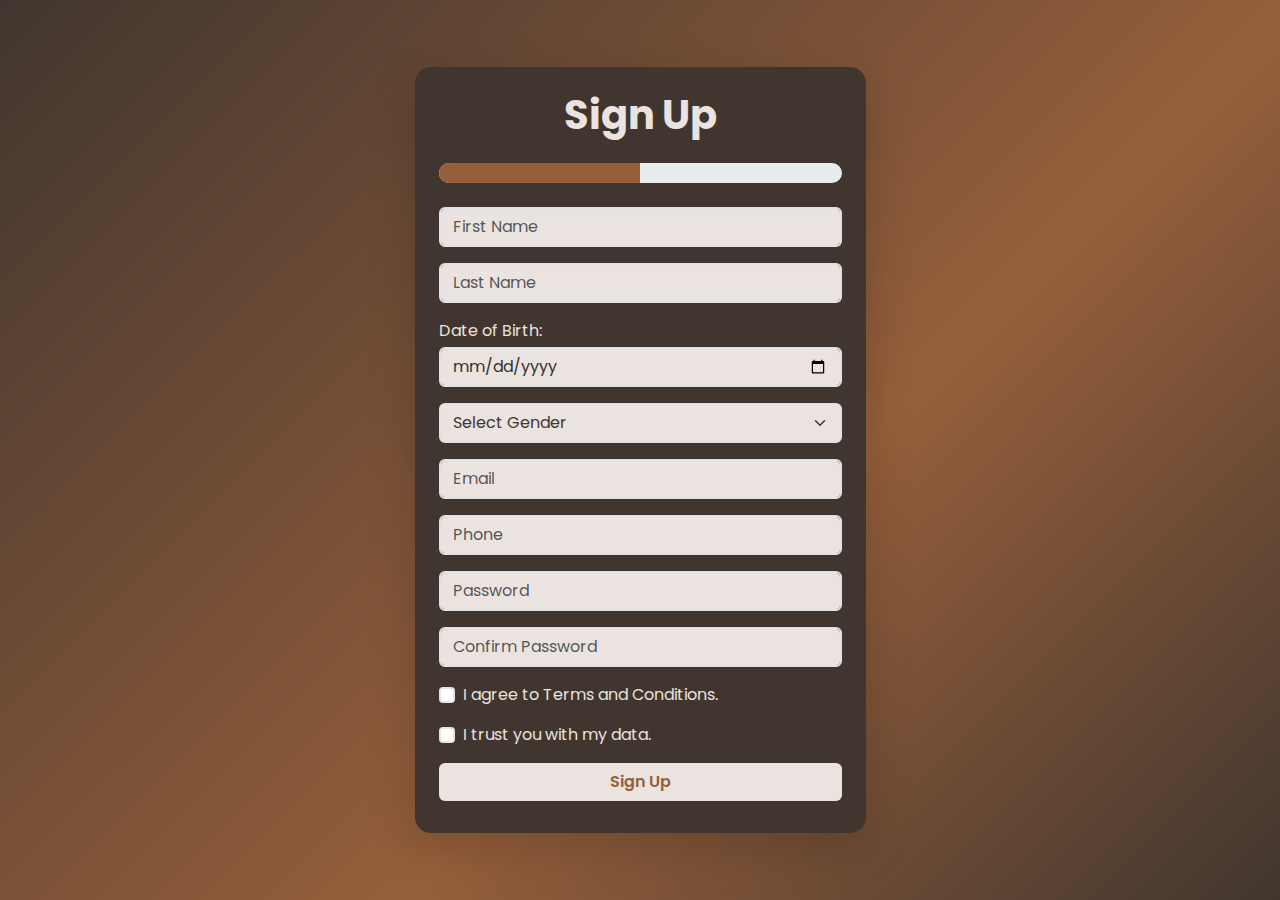
<file: signup.html>
<!DOCTYPE html>
<html lang="en">

<head>
  <meta charset="UTF-8">
  <meta name="viewport" content="width=device-width, initial-scale=1.0">

  <link href="https://cdn.jsdelivr.net/npm/bootstrap@5.3.2/dist/css/bootstrap.min.css" rel="stylesheet">
  <link href="https://fonts.googleapis.com/css2?family=Poppins:wght@400;600&display=swap" rel="stylesheet">
  <title>Sign Up - Badreads</title>

  <style>
    .bg-b0 {
      background-color: #eae3df !important;
    }

    .bg-b1 {
      background-color: #C0672C !important;
    }

    .bg-b2 {
      background-color: #965F3B !important;
    }

    .bg-b3 {
      background-color: #EB660E !important;
    }

    .bg-b4 {
      background-color: #6B4F3C !important;
    }

    .bg-b5 {
      background-color: #41362F !important;
    }

    .bg-b6 {
      background-color: #33302E !important;
    }

    .text-b0 {
      color: #eae3df !important;
    }

    .text-b1 {
      color: #C0672C !important;
    }

    .text-b2 {
      color: #965F3B !important;
    }

    .text-b3 {
      color: #EB660E !important;
    }

    .text-b4 {
      color: #6B4F3C !important;
    }

    .text-b5 {
      color: #41362F !important;
    }

    .text-b6 {
      color: #33302E !important;
    }

    body {
      font-family: 'Poppins', system-ui, sans-serif;
      min-height: 100vh;
      margin: 0;
      background: linear-gradient(135deg, #41362F 0%, #965F3B 60%, #41362F 100%);
    }

    .btn-b3 {
      background-color: #eae3df !important;
      color: #965F3B !important;
    }

    .btn-b3:hover {
      background-color: #33302E !important;
      color: #eae3df !important;
    }

    select.form-select:focus,
    select.form-select:focus-visible {
      border-color: #EB660E !important;
      box-shadow: 0 0 0 0.25rem rgba(235, 102, 14, 0.25) !important;
    }

    .form-check-input {
      width: 1rem;
      height: 1rem;
      background-color: #fff;
      border: 2px solid #eae3df;
    }

    .form-check-input:checked {
      background-color: #965F3B !important;
      border-color: #965F3B !important;
    }
  </style>
</head>

<body class="d-flex justify-content-center align-items-center p-3">

  <div class="container">
    <div class="row justify-content-center">
      <div class="col-12 col-sm-10 col-md-8 col-lg-5">

        <div class="card bg-b5 rounded-4 shadow-lg p-4 border-0">

          <h1 class="text-b0 fw-bold text-center mb-4">Sign Up</h1>

          <div class="progress mb-4" style="height:20px; border-radius:12px;">
            <div class="progress-bar bg-b2" role="progressbar" style="width:50%" aria-valuenow="50" aria-valuemin="0"
              aria-valuemax="100"></div>
          </div>

          <form id="step1Form" action="/signup" method="POST">

            <input type="text" class="form-control mb-3 rounded bg-b0 text-b6 border-2 border-b2" id="firstname"
              name="firstname" placeholder="First Name">
            <input type="text" class="form-control mb-3 rounded bg-b0 text-b6 border-2 border-b2" id="lastname"
              name="lastname" placeholder="Last Name">

            <label for="dob" class="text-b0 mb-1">Date of Birth:</label>
            <input type="date" class="form-control mb-3 rounded bg-b0 text-b6 border-2 border-b2" id="dob" name="dob">

            <select class="form-select mb-3 rounded bg-b0 text-b5 border-2 border-b2" id="gender" name="gender">
              <option value="" disabled selected hidden>Select Gender</option>
              <option value="0">Male</option>
              <option value="1">Female</option>
              <option value="2">Other</option>
            </select>


            <input type="text" class="form-control mb-3 rounded bg-b0 text-b6 border-2 border-b2" id="email"
              name="email" placeholder="Email">
            <input type="text" class="form-control mb-3 rounded bg-b0 text-b6 border-2 border-b2" id="phone"
              name="phone" placeholder="Phone">
            <input type="password" class="form-control mb-3 rounded bg-b0 text-b6 border-2 border-b2" id="password"
              name="password" placeholder="Password">
            <input type="password" class="form-control mb-3 rounded bg-b0 text-b6 border-2 border-b2"
              id="confirm_password" name="confirm_password" placeholder="Confirm Password">

            <div class="form-check mb-3">
              <input class="form-check-input" type="checkbox" id="terms" name="terms">
              <label class="form-check-label text-b0" for="terms">
                I agree to Terms and Conditions.
              </label>
            </div>



            <div class="form-check mb-3">
              <input class="form-check-input" type="checkbox" id="privacy" name="privacy">
              <label class="form-check-label text-b0" for="privacy">I trust you with my data.</label>
            </div>
            <a href="signin.html" class="btn btn-b3 w-100 fw-semibold mb-2">Sign Up</a>
          </form>

        </div>

      </div>
    </div>
  </div>

</body>

</html>
</file>
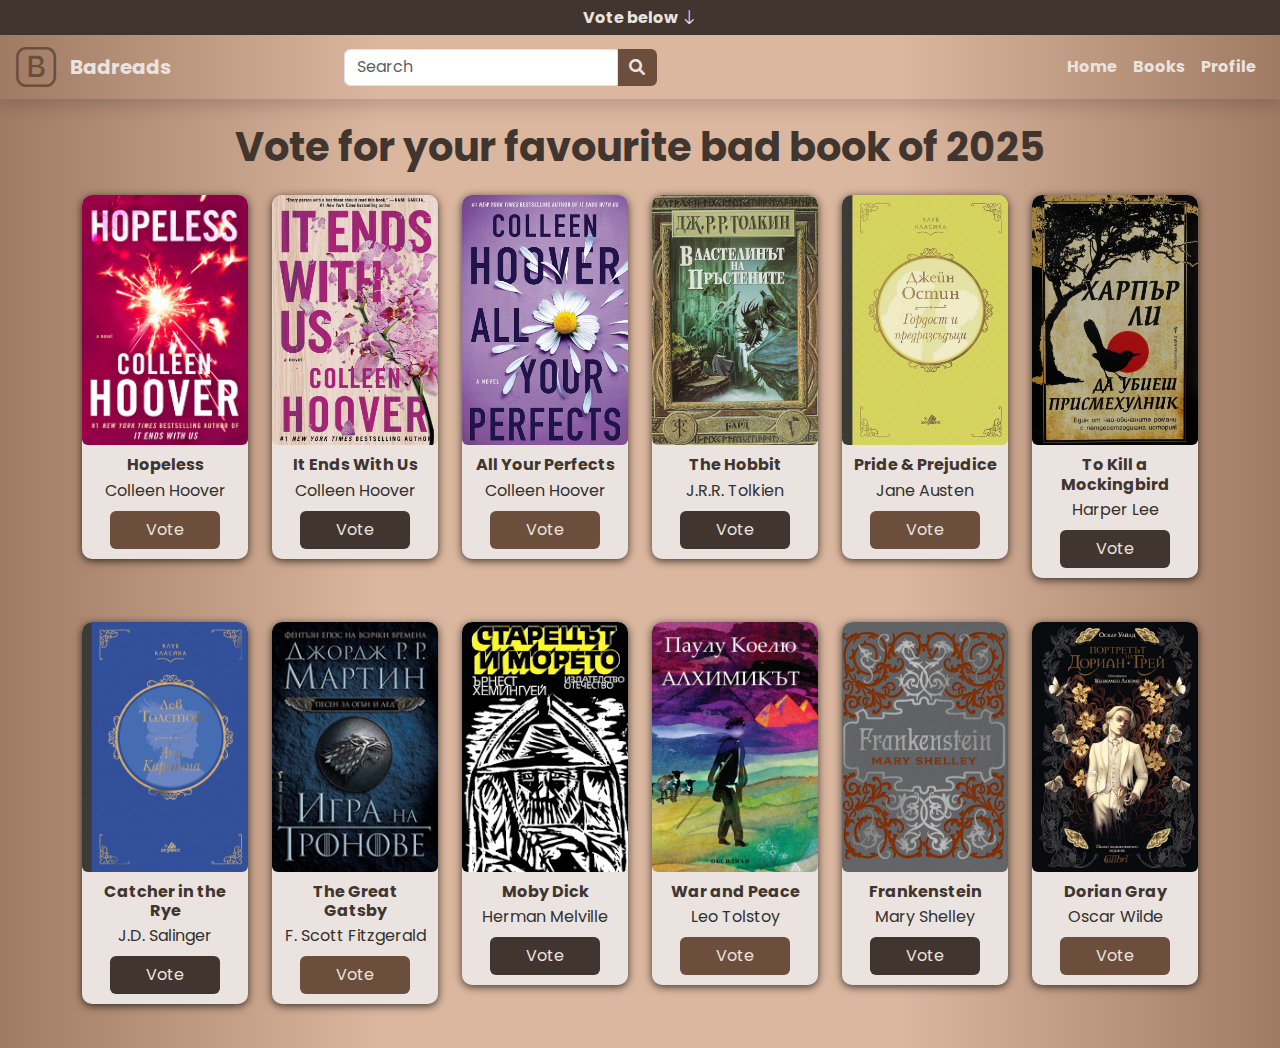
<file: project/books.html>
<!DOCTYPE html>
<html lang="en">

<head>
    <meta charset="UTF-8">
    <meta name="viewport" content="width=device-width, initial-scale=1.0">
    <title>Books - Badreads</title>

    <link href="https://cdn.jsdelivr.net/npm/bootstrap@5.3.2/dist/css/bootstrap.min.css" rel="stylesheet">
    <link href="https://fonts.googleapis.com/css2?family=Poppins:wght@400;600&display=swap" rel="stylesheet">
    <link rel="stylesheet" href="https://cdnjs.cloudflare.com/ajax/libs/font-awesome/6.0.0-beta3/css/all.min.css">
    <link rel="stylesheet" href="https://cdn.jsdelivr.net/npm/bootstrap-icons@1.11.3/font/bootstrap-icons.css">

    <style>
        .bg-b0 {
            background-color: #eae3df
        }

        .bg-b1 {
            background-color: #C0672C
        }

        .bg-b2 {
            background-color: #965F3B
        }

        .bg-b3 {
            background-color: #EB660E
        }

        .bg-b4 {
            background-color: #6B4F3C
        }

        .bg-b5 {
            background-color: #41362F
        }

        .bg-b6 {
            background-color: #33302E
        }

        .text-b0 {
            color: #eae3df
        }

        .text-b1 {
            color: #C0672C
        }

        .text-b2 {
            color: #965F3B
        }

        .text-b3 {
            color: #EB660E
        }

        .text-b4 {
            color: #6B4F3C
        }

        .text-b5 {
            color: #41362F
        }

        .text-b6 {
            color: #33302E
        }

        body {
            font-family: 'Poppins', sans-serif;
            background: linear-gradient(90deg, #a07b63 0%, #dbb79f 30%, #dbb79f 70%, #a07b63 100%);
            min-height: 100vh;
        }

        nav.navbargore {
            height: 35px !important;
            font-size: 1rem;
        }

        .navbar {
            background: linear-gradient(90deg, #a07b63 0%, #dbb79f 30%, #dbb79f 70%, #a07b63 100%);
            padding-top: 0.70rem !important;
            padding-bottom: 0.70rem !important;
            min-height: 48px !important;
        }

        .navbar-brand img {
            height: 30px !important;
        }

        .navbar-brand {
            display: flex !important;
            align-items: center !important;
            gap: 6px;
        }

        .navbar-brand i {
            display: flex !important;
            align-items: center !important;
            height: 32px;
            margin-bottom: 0 !important;
            line-height: 1 !important;
        }

        .navbar-toggler {
            padding: 2px 6px !important;
        }

        .input-group {
            height: 37px;
        }

        .input-group .form-control {
            padding-top: 2px;
            padding-bottom: 2px;
        }

        .card-book {
            text-align: center;
            background-color: #eae3df;
            border-radius: 10px;
            overflow: hidden;
            box-shadow: 0 2px 8px rgba(0, 0, 0, 0.7);
            margin-bottom: 20px;
        }

        .card-book img {
            width: 100%;
            height: 250px;
            object-fit: cover;
            border-radius: 6px;
        }


        .card-book .card-body {
            padding: 10px;
        }

        .btn-vote {
            background-color: #41362F;
            color: #eae3df;
            border: none;
            width: 100%;
            transition: all 0.2s ease;
        }

        .btn-vote:hover {
            background-color: #6B4F3C;
            color: #eae3df;
        }

        .custom-btn:hover {
            box-shadow: 0 0 0 2px #41362F;
            color: #41362F;
        }

        .btn-b3 {
            background-color: #6B4F3C !important;
            color: #eae3df !important;
            border: none;
        }

        .btn-b3:hover {
            background-color: #41362F !important;
            color: #eae3df !important;
        }

        .search-input {
            color: #41362F !important;
        }

        .input-group-text.search {
            border: none !important;
        }

        .footer {
            background: linear-gradient(90deg, #a07b63 0%, #dbb79f 30%, #dbb79f 70%, #a07b63 100%);
        }
    </style>
</head>

<body>
    <nav class="navbargore bg-b5 d-flex justify-content-center align-items-center">
        <span class="text-b0 fw-bold w-100 text-center">Vote below <i class="bi bi-arrow-down"></i></span>
    </nav>

    <nav class="navbar navbar-expand-lg navbar-dark bg-b5 px-3 shadow">
        <a class="navbar-brand d-flex align-items-center" href="home.html">
            <i class="bi bi-bootstrap fs-1 text-b4 me-2"></i>
            <span class="text-b0 fw-bold">Badreads</span>
        </a>

        <form class="flex-grow-1 d-flex justify-content-center" role="search">
            <div class="d-flex align-items-center flex-column w-100">

                <div class="input-group d-none d-sm-flex w-50">
                    <input class="form-control search-input text-b5" type="search" placeholder="Search"
                        aria-label="Search">
                    <span class="input-group-text bg-b4 search">
                        <i class="fas fa-search text-b0"></i>
                    </span>
                </div>

                <button class="btn btn-b3 d-flex d-sm-none mb-1" type="button" data-bs-toggle="collapse"
                    data-bs-target="#mobileSearch" aria-expanded="false" aria-controls="mobileSearch">
                    <i class="fas fa-search text-b0"></i>
                </button>

                <div class="collapse w-75" id="mobileSearch">
                    <input class="form-control mt-2" type="search" placeholder="Search" aria-label="Search">
                </div>

            </div>
        </form>

        <button class="navbar-toggler d-lg-none" type="button" data-bs-toggle="offcanvas" data-bs-target="#mobileMenu">
            <span class="navbar-toggler-icon"></span>
        </button>

        <div class="collapse navbar-collapse justify-content-end d-none d-lg-flex">
            <ul class="navbar-nav">
                <li class="nav-item"><a class="nav-link text-b0 fw-bold" href="home.html">Home</a></li>
                <li class="nav-item"><a class="nav-link text-b0 fw-bold" href="books.html">Books</a></li>
                <li class="nav-item"><a class="nav-link text-b0 fw-bold" href="profile.html">Profile</a></li>
            </ul>
        </div>

    </nav>

    <div class="offcanvas offcanvas-end bg-b5 text-b0" tabindex="-1" id="mobileMenu">
        <div class="offcanvas-header">
            <h5 class="offcanvas-title">Menu</h5>
            <button type="button" class="btn-close btn-close-white" data-bs-dismiss="offcanvas"></button>
        </div>

        <div class="offcanvas-body">
            <ul class="navbar-nav">
                <li class="nav-item"><a class="nav-link text-b0 fw-bold" href="home.html">Home</a></li>
                <li class="nav-item"><a class="nav-link text-b0 fw-bold" href="books.html">Books</a></li>
                <li class="nav-item"><a class="nav-link text-b0 fw-bold" href="profile.html">Profile</a></li>
            </ul>
        </div>
    </div>

    <div class="container-xl py-4">
        <h2 class="text-b5 fs-1 fw-bold mb-4 text-center">Vote for your favourite bad book of 2025</h2>

        <div class="row g-4 justify-content-center">

            <div class="col-6 col-md-4 col-lg-3 col-xl-2">
                <div class="card-book text-center">
                    <img src="../images/hopeless-9781476743554_hr.jpg" alt="hopeless">
                    <div class="card-body">
                        <h6 class="fw-bold text-b5 mb-1">Hopeless</h6>
                        <p class="text-b6 mb-2">Colleen Hoover</p>
                        <button class="btn bg-b4 text-b0 w-75 custom-btn">Vote</button>
                    </div>
                </div>
            </div>

            <div class="col-6 col-md-4 col-lg-3 col-xl-2">
                <div class="card-book text-center">
                    <img src="../images/27362503.jpg" alt="It Ends With Us">
                    <div class="card-body">
                        <h6 class="fw-bold text-b5 mb-1">It Ends With Us</h6>
                        <p class="text-b6 mb-2">Colleen Hoover</p>
                        <button class="btn bg-b5 text-b0 w-75 custom-btn">Vote</button>
                    </div>
                </div>
            </div>

            <div class="col-6 col-md-4 col-lg-3 col-xl-2">
                <div class="card-book text-center">
                    <img src="../images/71L5vWJf6JL._AC_UF1000,1000_QL80_.jpg" alt="All Your Perfects">
                    <div class="card-body">
                        <h6 class="fw-bold text-b5 mb-1">All Your Perfects</h6>
                        <p class="text-b6 mb-2">Colleen Hoover</p>
                        <button class="btn bg-b4 text-b0 w-75 custom-btn">Vote</button>
                    </div>
                </div>
            </div>

            <div class="col-6 col-md-4 col-lg-3 col-xl-2">
                <div class="card-book text-center">
                    <img src="../images/vp.jpg" alt="The Hobbit">
                    <div class="card-body">
                        <h6 class="fw-bold text-b5 mb-1">The Hobbit</h6>
                        <p class="text-b6 mb-2">J.R.R. Tolkien</p>
                        <button class="btn bg-b5 text-b0 w-75 custom-btn">Vote</button>
                    </div>
                </div>
            </div>

            <div class="col-6 col-md-4 col-lg-3 col-xl-2">
                <div class="card-book text-center">
                    <img src="../images/gp.jpg" alt="Pride and Prejudice">
                    <div class="card-body">
                        <h6 class="fw-bold text-b5 mb-1">Pride & Prejudice</h6>
                        <p class="text-b6 mb-2">Jane Austen</p>
                        <button class="btn bg-b4 text-b0 w-75 custom-btn">Vote</button>
                    </div>
                </div>
            </div>

            <div class="col-6 col-md-4 col-lg-3 col-xl-2">
                <div class="card-book text-center">
                    <img src="../images/ubiesh.jpg" alt="Mockingbird">
                    <div class="card-body">
                        <h6 class="fw-bold text-b5 mb-1">To Kill a Mockingbird</h6>
                        <p class="text-b6 mb-2">Harper Lee</p>
                        <button class="btn bg-b5 text-b0 w-75 custom-btn">Vote</button>
                    </div>
                </div>
            </div>

            <div class="col-6 col-md-4 col-lg-3 col-xl-2">
                <div class="card-book text-center">
                    <img src="../images/ak.jpg" alt="Catcher">
                    <div class="card-body">
                        <h6 class="fw-bold text-b5 mb-1">Catcher in the Rye</h6>
                        <p class="text-b6 mb-2">J.D. Salinger</p>
                        <button class="btn bg-b5 text-b0 w-75 custom-btn">Vote</button>
                    </div>
                </div>
            </div>

            <div class="col-6 col-md-4 col-lg-3 col-xl-2">
                <div class="card-book text-center">
                    <img src="../images/it.jpg" alt="Gatsby">
                    <div class="card-body">
                        <h6 class="fw-bold text-b5 mb-1">The Great Gatsby</h6>
                        <p class="text-b6 mb-2">F. Scott Fitzgerald</p>
                        <button class="btn bg-b4 text-b0 w-75 custom-btn">Vote</button>
                    </div>
                </div>
            </div>

            <div class="col-6 col-md-4 col-lg-3 col-xl-2">
                <div class="card-book text-center">
                    <img src="../images/sm.png" alt="Moby Dick">
                    <div class="card-body">
                        <h6 class="fw-bold text-b5 mb-1">Moby Dick</h6>
                        <p class="text-b6 mb-2">Herman Melville</p>
                        <button class="btn bg-b5 text-b0 w-75 custom-btn">Vote</button>
                    </div>
                </div>
            </div>

            <div class="col-6 col-md-4 col-lg-3 col-xl-2">
                <div class="card-book text-center">
                    <img src="../images/al.jpg" alt="War and Peace">
                    <div class="card-body">
                        <h6 class="fw-bold text-b5 mb-1">War and Peace</h6>
                        <p class="text-b6 mb-2">Leo Tolstoy</p>
                        <button class="btn bg-b4 text-b0 w-75 custom-btn">Vote</button>
                    </div>
                </div>
            </div>

            <div class="col-6 col-md-4 col-lg-3 col-xl-2">
                <div class="card-book text-center">
                    <img src="../images/fr.jpg" alt="Frankenstein">
                    <div class="card-body">
                        <h6 class="fw-bold text-b5 mb-1">Frankenstein</h6>
                        <p class="text-b6 mb-2">Mary Shelley</p>
                        <button class="btn bg-b5 text-b0 w-75 custom-btn">Vote</button>
                    </div>
                </div>
            </div>

            <div class="col-6 col-md-4 col-lg-3 col-xl-2">
                <div class="card-book text-center">
                    <img src="../images/dg.jpg" alt="Dorian Gray">
                    <div class="card-body">
                        <h6 class="fw-bold text-b5 mb-1">Dorian Gray</h6>
                        <p class="text-b6 mb-2">Oscar Wilde</p>
                        <button class="btn bg-b4 text-b0 w-75 custom-btn">Vote</button>
                    </div>
                </div>
            </div>

        </div>
    </div>

    <script src="https://cdn.jsdelivr.net/npm/bootstrap@5.3.2/dist/js/bootstrap.bundle.min.js"></script>
</body>

</html>
</file>
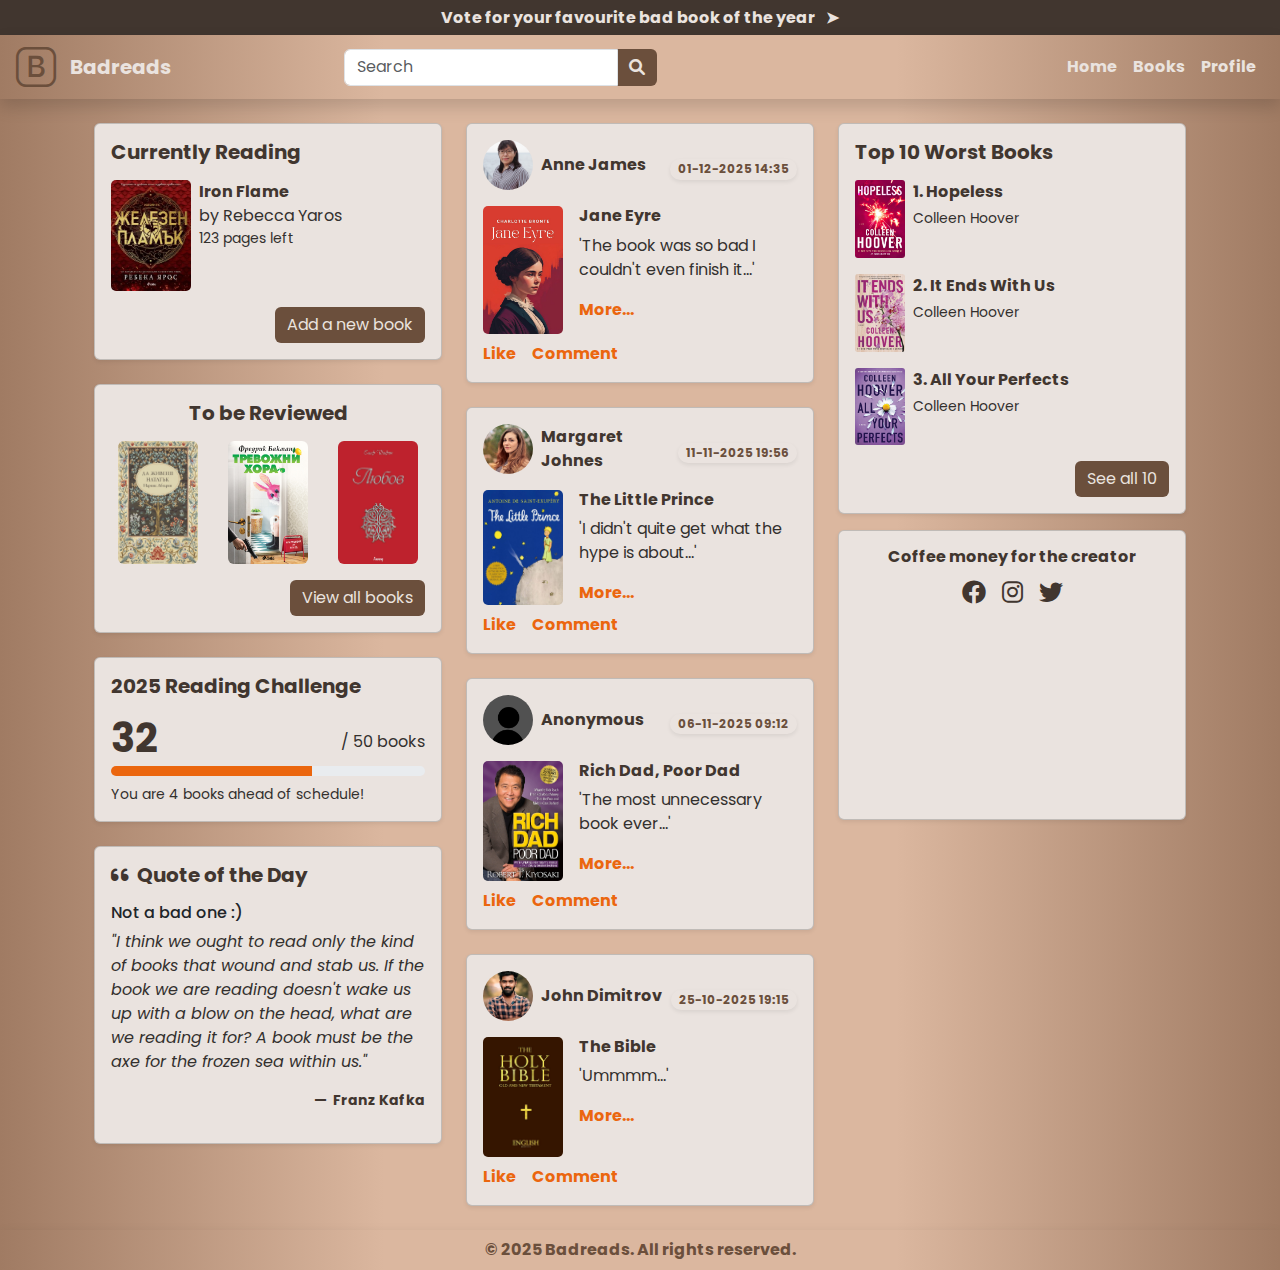
<file: project/home.html>
<!DOCTYPE html>
<html lang="en">

<head>
  <meta charset="UTF-8">
  <meta name="viewport" content="width=device-width, initial-scale=1.0">
  <title>Badreads</title>

  <link href="https://cdn.jsdelivr.net/npm/bootstrap@5.3.2/dist/css/bootstrap.min.css" rel="stylesheet">
  <link href="https://fonts.googleapis.com/css2?family=Poppins:wght@400;600&display=swap" rel="stylesheet">
  <link rel="stylesheet" href="https://cdnjs.cloudflare.com/ajax/libs/font-awesome/6.0.0-beta3/css/all.min.css">
  <link rel="stylesheet" href="https://cdn.jsdelivr.net/npm/bootstrap-icons@1.11.3/font/bootstrap-icons.css">
  <style>
    body {
      background: linear-gradient(90deg, #a07b63 0%, #dbb79f 30%, #dbb79f 70%, #a07b63 100%);
      min-height: 100vh;
      font-family: "Poppins", sans-serif;
    }

    .bg-b0 {
      background-color: #eae3df;
    }

    .bg-b1 {
      background-color: #C0672C;
    }

    .bg-b2 {
      background-color: #965F3B;
    }

    .bg-b3 {
      background-color: #EB660E;
    }

    .bg-b4 {
      background-color: #6B4F3C;
    }

    .bg-b5 {
      background-color: #41362F;
    }

    .bg-b6 {
      background-color: #33302E;
    }

    .text-b0 {
      color: #eae3df;
    }

    .text-b1 {
      color: #C0672C;
    }

    .text-b2 {
      color: #965F3B;
    }

    .text-b3 {
      color: #EB660E;
    }

    .text-b4 {
      color: #6B4F3C;
    }

    .text-b5 {
      color: #41362F;
    }

    .text-b6 {
      color: #33302E;
    }

    .logo-img {
      height: 50px;
      width: auto;
    }

    .profile-img {
      width: 50px;
      height: 50px;
      object-fit: cover;
    }

    .bell-icon {
      width: 24px;
      height: 24px;
    }

    nav.navbargore {
      height: 35px !important;
      font-size: 1rem;
    }

    .navbar {
      background: linear-gradient(90deg, #a07b63 0%, #dbb79f 30%, #dbb79f 70%, #a07b63 100%);
      padding-top: 0.70rem !important;
      padding-bottom: 0.70rem !important;
      min-height: 48px !important;
    }

    .navbar-brand {
      display: flex !important;
      align-items: center !important;
      gap: 6px;
    }

    .navbar-brand img {
      height: 30px !important;
    }

    .navbar-brand i {
      display: flex !important;
      align-items: center !important;
      height: 32px;
      line-height: 1;
      margin: 0 !important;
    }

    .navbar-toggler {
      padding: 2px 6px !important;
    }

    .input-group {
      height: 37px;
    }

    .input-group .form-control {
      padding-top: 2px;
      padding-bottom: 2px;
    }

    .search-input {
      color: #41362F !important;
    }

    .input-group-text.search {
      border: none !important;
    }

    .btn-b3 {
      background-color: #6B4F3C !important;
      color: #eae3df !important;
      border: none;
    }

    .btn-b3:hover {
      background-color: #41362F !important;
      color: #eae3df !important;
    }

    .text-b3.fw-bold:hover {
      cursor: pointer;
    }

    .map-container {
      position: relative;
      width: 100%;
      padding-bottom: 56.25%;
      overflow: hidden;
      border-radius: 5px;
    }

    .map-container iframe {
      position: absolute;
      inset: 0;
      width: 100%;
      height: 100%;
      border: 0;
    }

    .footer {
      background: linear-gradient(90deg, #a07b63 0%, #dbb79f 30%, #dbb79f 70%, #a07b63 100%);
    }
  </style>

</head>

<body class="bg-b0 text-b5 d-flex flex-column min-vh-100">

  <nav class="navbargore bg-b5 d-flex justify-content-center align-items-center">
    <span class="text-b0 fw-bold w-100 text-center">Vote for your favourite bad book of the year
      <a href="books.html" class="text-b0 text-decoration-none ms-2"> &#10148; </a></span>
  </nav>

  <nav class="navbar navbar-expand-lg navbar-dark bg-b5 px-3 shadow">
    <a class="navbar-brand d-flex align-items-center" href="home.html">
      <i class="bi bi-bootstrap fs-1 text-b4"></i>
      <span class="text-b0 fw-bold ms-2">Badreads</span>
    </a>

    <form class="flex-grow-1 d-flex justify-content-center" role="search">
      <div class="d-flex align-items-center flex-column w-100">

        <div class="input-group d-none d-sm-flex w-50">
          <input class="form-control search-input text-b5" type="search" placeholder="Search" aria-label="Search">
          <span class="input-group-text bg-b4 search">
            <i class="fas fa-search text-b0"></i>
          </span>
        </div>

        <button class="btn btn-b3 d-flex d-sm-none mb-1" type="button" data-bs-toggle="collapse"
          data-bs-target="#mobileSearch" aria-expanded="false" aria-controls="mobileSearch">
          <i class="fas fa-search text-b0"></i>
        </button>

        <div class="collapse w-75" id="mobileSearch">
          <input class="form-control mt-2" type="search" placeholder="Search" aria-label="Search">
        </div>

      </div>
    </form>

    <button class="navbar-toggler d-lg-none" type="button" data-bs-toggle="offcanvas" data-bs-target="#mobileMenu">
      <span class="navbar-toggler-icon"></span>
    </button>

    <div class="collapse navbar-collapse justify-content-end d-none d-lg-flex">
      <ul class="navbar-nav">
        <li class="nav-item"><a class="nav-link text-b0 fw-bold" href="home.html">Home</a></li>
        <li class="nav-item"><a class="nav-link text-b0 fw-bold" href="books.html">Books</a></li>
        <li class="nav-item"><a class="nav-link text-b0 fw-bold" href="profile.html">Profile</a></li>
      </ul>
    </div>

  </nav>

  <div class="offcanvas offcanvas-end bg-b5 text-b0" tabindex="-1" id="mobileMenu">
    <div class="offcanvas-header">
      <h5 class="offcanvas-title">Menu</h5>
      <button type="button" class="btn-close btn-close-white" data-bs-dismiss="offcanvas"></button>
    </div>

    <div class="offcanvas-body">
      <ul class="navbar-nav">
        <li class="nav-item"><a class="nav-link text-b0 fw-bold" href="home.html">Home</a></li>
        <li class="nav-item"><a class="nav-link text-b0 fw-bold" href="books.html">Books</a></li>
        <li class="nav-item"><a class="nav-link text-b0 fw-bold" href="profile.html">Profile</a></li>
      </ul>
    </div>
  </div>

  <div class="container px-4 mt-4 flex-grow-1 mb-4">
    <div class="row g-4">

      <div class="col-12 col-md-6 col-lg-4 d-flex flex-column gap-4">

        <div class="card bg-b0 shadow-sm">
          <div class="card-body">
            <h5 class="card-title text-b5 fw-bold mb-3">Currently Reading</h5>
            <div class="d-flex flex-column gap-2" id="book-list">
              <div class="d-flex gap-2 align-items-top">
                <img src="../images/_-_-_-_9789542845546_1.jpg" alt="Book 1" class="img-fluid"
                  style="width:80px; border-radius:5px;">
                <div>
                  <p class="mb-0 fw-bold text-b5">Iron Flame</p>
                  <p class="mb-0 text-b6">by Rebecca Yaros</p>
                  <p class="mb-0 text-b6 small">123 pages left</p>
                </div>
              </div>
            </div>
            <div class="text-end">
              <a href="#" class="btn btn-b3 mt-3">Add a new book</a>
            </div>
          </div>
        </div>

        <div class="card bg-b0 shadow-sm">
          <div class="card-body text-center">
            <h5 class="card-title text-b5 fw-bold mb-3">To be Reviewed</h5>

            <div class="row g-3 justify-content-center">
              <div class="col-4 d-flex justify-content-center">
                <img src="../images/214661_b.jpg" alt="Book" class="img-fluid rounded" width="80">
              </div>

              <div class="col-4 d-flex justify-content-center">
                <img src="../images/48855133.jpg" alt="Book" class="img-fluid rounded" width="80">
              </div>

              <div class="col-4 d-flex justify-content-center">
                <img src="../images/97895427050171520426934.6255.jpg" alt="Book" class="img-fluid rounded" width="80">
              </div>
            </div>

            <div class="text-end">
              <a href="#" class="btn btn-b3 mt-3">View all books</a>
            </div>
          </div>
        </div>

        <div class="card bg-b0 shadow-sm">
          <div class="card-body">
            <h5 class="card-title text-b5 fw-bold mb-3">2025 Reading Challenge</h5>

            <div class="d-flex justify-content-between align-items-end mb-1">
              <span class="fw-bold text-b5 display-6">32</span>
              <span class="text-b6 mb-2">/ 50 books</span>
            </div>

            <div class="progress" style="height: 10px;">
              <div class="progress-bar bg-b3" role="progressbar" style="width: 64%;" aria-valuenow="64"
                aria-valuemin="0" aria-valuemax="100"></div>
            </div>

            <p class="text-b6 small mt-2 mb-0">You are 4 books ahead of schedule!</p>
          </div>
        </div>

        <div class="card bg-b0 shadow-sm">
          <div class="card-body">
            <h5 class="card-title text-b5 fw-bold mb-3"><i class="fas fa-quote-left me-2"></i>Quote of the Day</h5>
            <h1 class="fs-6">Not a bad one :)</h1>
            <figure class="mb-0">
              <blockquote class="blockquote">
                <p class="text-b6 fst-italic fs-6">"I think we ought to read only the kind of books that wound and stab
                  us. If the book we are reading doesn't wake us up with a blow on the head, what are we reading it for?
                  A book must be the axe for the frozen sea within us."</p>
              </blockquote>
              <figcaption class="blockquote-footer text-end mt-2 text-b5 fw-bold">
                Franz Kafka
              </figcaption>
            </figure>
          </div>
        </div>

      </div>

      <div class="col-12 col-md-6 col-lg-4 d-flex flex-column gap-4">

        <div class="card bg-b0 shadow-sm p-3">
          <div class="d-flex align-items-center justify-content-between mb-2">
            <div class="d-flex align-items-center mb-2">
              <img src="../images/Woman_at_Lover's_Bridge_Tanjung_Sepat_(cropped).jpg"
                class="rounded-circle me-2 profile-img img-fluid" alt="Profile picture of Anne James">
              <span class="fw-bold text-b5">Anne James</span>
            </div>
            <span class="badge text-b4 shadow-sm rounded-pill">
              01-12-2025 14:35
            </span>
          </div>
          <div class="d-flex gap-3">
            <img src="../images/61N-UOA0alL._UF1000,1000_QL80_.jpg" class="img-fluid"
              style="width:80px; border-radius:5px;" alt="Anne's Book Cover">
            <div>
              <h6 class="fw-bold text-b5">Jane Eyre</h6>
              <p class="text-b6">'The book was so bad I couldn't even finish it...'</p>
              <a href="#" class="text-b3 fw-bold text-decoration-none">More...</a>
            </div>
          </div>
          <div class="d-flex gap-3 mt-2">
            <a href="#" class="text-b3 fw-bold text-decoration-none">Like</a>
            <a href="#" class="text-b3 fw-bold text-decoration-none">Comment</a>
          </div>
        </div>

        <div class="card bg-b0 shadow-sm p-3">
          <div class="d-flex align-items-center justify-content-between mb-2">
            <div class="d-flex align-items-center mb-2">
              <img src="../images/pexels-olly-733872.jpg" class="rounded-circle me-2 profile-img img-fluid"
                alt="Profile picture of Margaret Johnes">
              <span class="fw-bold text-b5">Margaret Johnes</span>
            </div>
            <span class="badge text-b4 shadow-sm rounded-pill">
              11-11-2025 19:56
            </span>
          </div>
          <div class="d-flex gap-3">
            <img src="../images/71OZY035QKL._AC_UF1000,1000_QL80_.jpg" class="img-fluid"
              style="width:80px; border-radius:5px;" alt="Margaret's Book Cover">
            <div>
              <h6 class="fw-bold text-b5">The Little Prince</h6>
              <p class="text-b6">'I didn't quite get what the hype is about...'</p>
              <a href="#" class="text-b3 fw-bold text-decoration-none">More...</a>
            </div>
          </div>
          <div class="d-flex gap-3 mt-2">
            <a href="#" class="text-b3 fw-bold text-decoration-none">Like</a>
            <a href="#" class="text-b3 fw-bold text-decoration-none">Comment</a>
          </div>

        </div>

        <div class="card bg-b0 shadow-sm p-3">
          <div class="d-flex align-items-center justify-content-between mb-2">
            <div class="d-flex align-items-center mb-2">
              <img src="../images/c0749b7cc401421662ae901ec8f9f660.jpg" class="rounded-circle me-2 profile-img img-fluid"
                alt="Profile picture of Anonymous">
              <span class="fw-bold text-b5">Anonymous</span>
            </div>
            <span class="badge text-b4 shadow-sm rounded-pill">
              06-11-2025 09:12
            </span>
          </div>
          <div class="d-flex gap-3">
            <img src="../images/1683720189-0.jpeg" class="img-fluid" style="width:80px; border-radius:5px;"
              alt="Anonymous's Book Cover">
            <div>
              <h6 class="fw-bold text-b5">Rich Dad, Poor Dad</h6>
              <p class="text-b6">'The most unnecessary book ever...'</p>
              <a href="#" class="text-b3 fw-bold text-decoration-none">More...</a>
            </div>
          </div>
          <div class="d-flex gap-3 mt-2">
            <a href="#" class="text-b3 fw-bold text-decoration-none">Like</a>
            <a href="#" class="text-b3 fw-bold text-decoration-none">Comment</a>
          </div>
        </div>

        <div class="card bg-b0 shadow-sm p-3">
          <div class="d-flex align-items-center justify-content-between mb-2">
            <div class="d-flex align-items-center mb-2">
              <img src="../images/Outdoors-man-portrait_(cropped).jpg" class="rounded-circle me-2 profile-img img-fluid"
                alt="Profile picture of John Dimitrov">
              <span class="fw-bold text-b5">John Dimitrov</span>
            </div>
            <span class="badge text-b4 shadow-sm rounded-pill">
              25-10-2025 19:15
            </span>
          </div>
          <div class="d-flex gap-3">
            <img src="../images/51mVxLPBgzL._AC_UF1000,1000_QL80_.jpg" class="img-fluid"
              style="width:80px; border-radius:5px;" alt="John's Book Cover">
            <div>
              <h6 class="fw-bold text-b5">The Bible</h6>
              <p class="text-b6">'Ummmm...'</p>
              <a href="#" class="text-b3 fw-bold text-decoration-none">More...</a>
            </div>
          </div>
          <div class="d-flex gap-3 mt-2">
            <a href="#" class="text-b3 fw-bold text-decoration-none">Like</a>
            <a href="#" class="text-b3 fw-bold text-decoration-none">Comment</a>
          </div>
        </div>


      </div>

      <div class="col-12 col-md-12 col-lg-4 d-flex flex-column gap-3">

        <div class="card bg-b0 shadow-sm">
          <div class="card-body">
            <h5 class="card-title text-b5 fw-bold mb-3">Top 10 Worst Books</h5>
            <div class="d-flex flex-column gap-3">
              <div class="d-flex gap-2 align-items-start">
                <img src="../images/hopeless-9781476743554_hr.jpg" class="img-fluid"
                  style="width:50px; border-radius:3px;" alt="Top 1 Worst Book">
                <div>
                  <p class="mb-1 fw-bold text-b5">1. Hopeless</p>
                  <p class="mb-0 text-b6 small">Colleen Hoover</p>
                </div>
              </div>
              <div class="d-flex gap-2 align-items-start">
                <img src="../images/27362503.jpg" class="img-fluid" style="width:50px; border-radius:3px;"
                  alt="Top 2 Worst Book">
                <div>
                  <p class="mb-1 fw-bold text-b5">2. It Ends With Us</p>
                  <p class="mb-0 text-b6 small">Colleen Hoover</p>
                </div>
              </div>
              <div class="d-flex gap-2 align-items-start">
                <img src="../images/71L5vWJf6JL._AC_UF1000,1000_QL80_.jpg" class="img-fluid"
                  style="width:50px; border-radius:3px;" alt="Top 3 Worst Book">
                <div>
                  <p class="mb-1 fw-bold text-b5">3. All Your Perfects</p>
                  <p class="mb-0 text-b6 small">Colleen Hoover</p>
                </div>
              </div>
            </div>
            <div class="text-end">
              <a href="books.html" class="btn btn-b3 mt-3">See all 10</a>
            </div>
          </div>
        </div>

        <div class="card bg-b0 shadow-sm p-3 text-center">
          <h6 class="text-b5 fw-bold mb-2">Coffee money for the creator</h6>
          <div class="d-flex justify-content-center gap-3 mb-3">
            <a href="https://www.facebook.com" class="text-b5 fs-4"><i class="fab fa-facebook"></i></a>
            <a href="https://www.instagram.com" class="text-b5 fs-4"><i class="fab fa-instagram"></i></a>
            <a href="https://www.x.com" class="text-b5 fs-4"><i class="fab fa-twitter"></i></a>
          </div>
          <div class="map-container">
            <iframe src="https://shorturl.at/OcKpg" allowfullscreen="" loading="lazy"
              referrerpolicy="no-referrer-when-downgrade"></iframe>
          </div>
        </div>

      </div>

    </div>
  </div>

  <footer class="footer bg-b5 text-b4 fw-bold text-center py-2 mt-auto shadow">
    &copy; 2025 Badreads. All rights reserved.
  </footer>

  <script src="https://cdn.jsdelivr.net/npm/bootstrap@5.3.2/dist/js/bootstrap.bundle.min.js"></script>
</body>
</html>
</file>
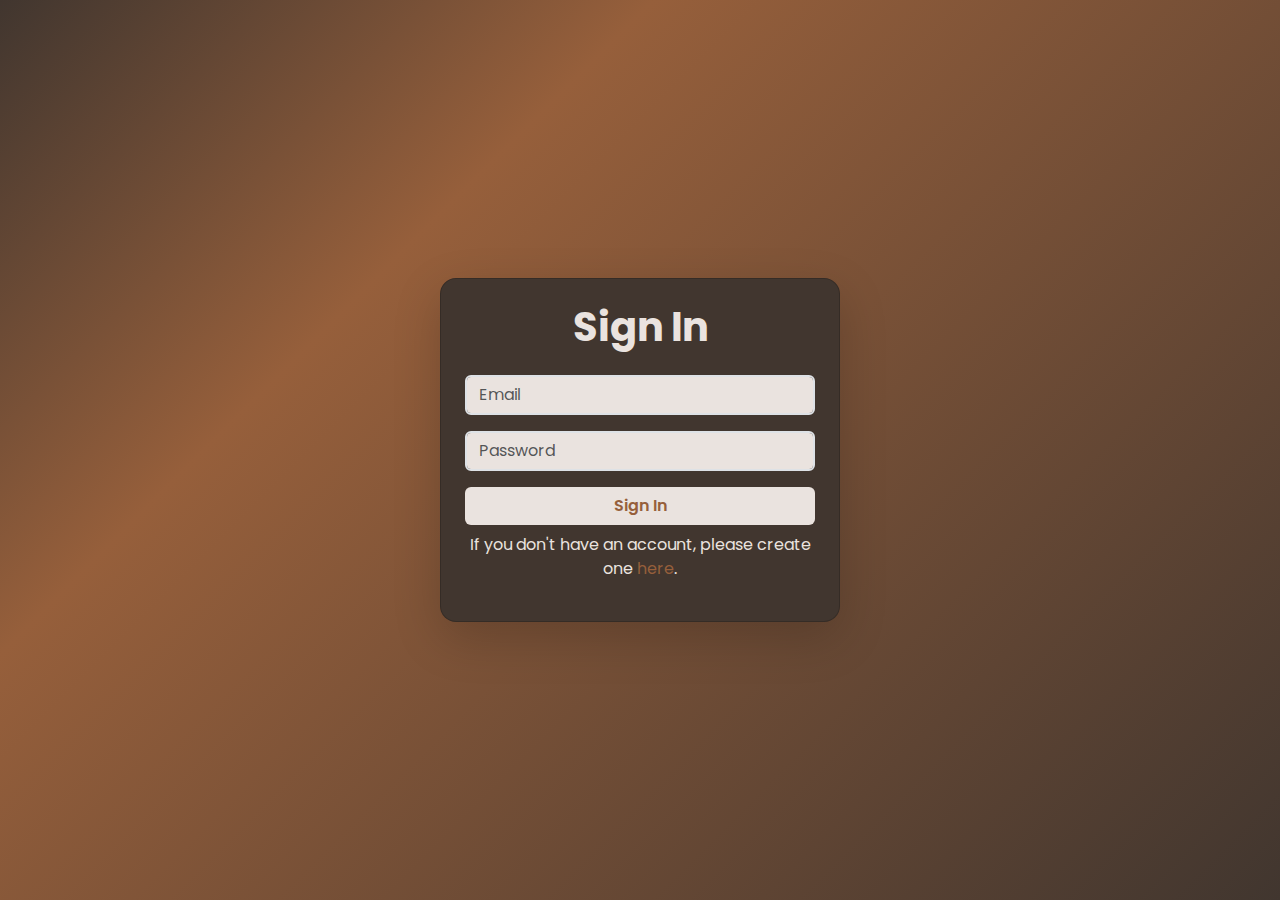
<file: project/signin.html>
<!DOCTYPE html>
<html lang="en">
<head>
  <meta charset="UTF-8">
  <meta name="viewport" content="width=device-width, initial-scale=1.0">

  <link href="https://cdn.jsdelivr.net/npm/bootstrap@5.3.2/dist/css/bootstrap.min.css" rel="stylesheet">
  <link href="https://fonts.googleapis.com/css2?family=Poppins:wght@400;600&display=swap" rel="stylesheet">
  <title>Sign In - Badreads</title>

  <style>
    .bg-b0 {
      background-color: #eae3df !important;
    }

    .bg-b1 {
      background-color: #C0672C !important;
    }

    .bg-b2 {
      background-color: #965F3B !important;
    }

    .bg-b3 {
      background-color: #EB660E !important;
    }

    .bg-b4 {
      background-color: #6B4F3C !important;
    }

    .bg-b5 {
      background-color: #41362F !important;
    }

    .bg-b6 {
      background-color: #33302E !important;
    }

    .text-b0 {
      color: #eae3df !important;
    }

    .text-b1 {
      color: #C0672C !important;
    }

    .text-b2 {
      color: #965F3B !important;
    }

    .text-b3 {
      color: #EB660E !important;
    }

    .text-b4 {
      color: #6B4F3C !important;
    }

    .text-b5 {
      color: #41362F !important;
    }

    .text-b6 {
      color: #33302E !important;
    }

    body {
      font-family: 'Poppins', system-ui, sans-serif;
      min-height: 100vh;
      margin: 0;
      display: flex;
      justify-content: center;
      align-items: center;
      padding: 20px;
      background: linear-gradient(135deg, #41362F 0%, #965F3B 30%, #41362F 100%);
    }

    .form-control-custom {
      background-color: #5d4037;
      color: #eae3df;
      border: 2px solid #965F3B;
    }

    .form-control-custom::placeholder {
      color: #eae3df;
      opacity: 1;
    }

    .form-control-custom:focus {
      border-color: #EB660E;
      box-shadow: 0 0 0 0.25rem rgba(235, 102, 14, 0.25);
    }

    h1 {
      color: #eae3df;
      font-weight: 700;
    }

    #error-message p {
      color: #ff4d4d;
    }

    .btn-b3 {
      background-color: #eae3df !important;
      color: #965F3B !important;
    }

    .btn-b3:hover {
      background-color: #33302E !important;
      color: #eae3df !important;
    }

    .text-b2 {
      text-decoration: none;
    }

    .text-b2:hover {
      color: #33302E !important;
      text-decoration: none;
    }
  </style>
</head>

<body>

  <div class="card bg-b5 p-4 rounded-4 shadow-lg w-100" style="max-width:400px;">
    <h1 class="text-b0 text-center mb-4">Sign In</h1>

    <form id="signinForm" action="/signin" method="POST">
      <input type="text" class="form-control mb-3 rounded bg-b0 text-b6 border-2 border-b2" id="email" name="email"
        placeholder="Email" required>
      <input type="password" class="form-control mb-3 rounded bg-b0 text-b6 border-2 border-b2" id="password"
        name="password" placeholder="Password" required>

      <div id="error-message" class="mb-3" style="display:none;">
        <p>There was an error. Try again later.</p>
      </div>

      <a href="home.html" class="btn btn-b3 w-100 fw-semibold mb-2">Sign In</a>

      <p class="text-b0 text-center">If you don't have an account, please create one <a href="signup-1.html"
          class="text-b2">here</a>.</p>
    </form>
  </div>

</body>
</html>
</file>
